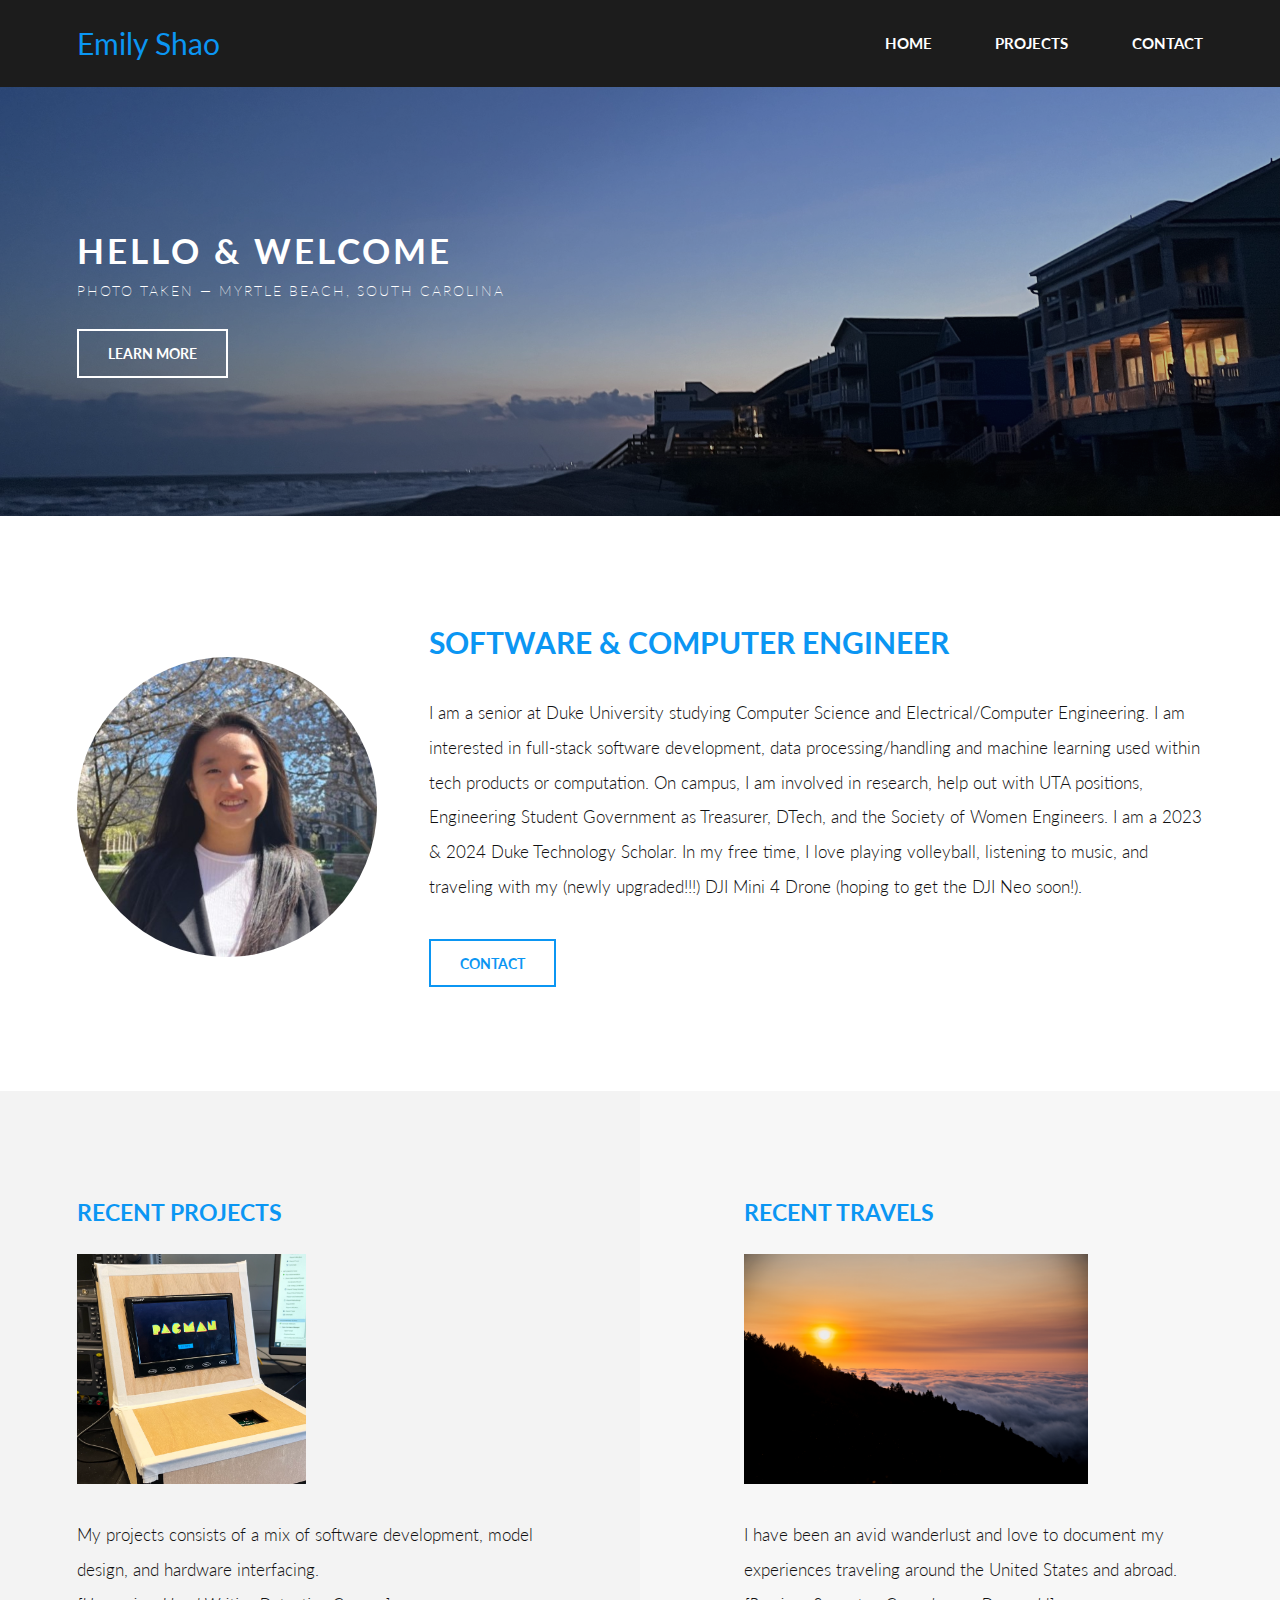
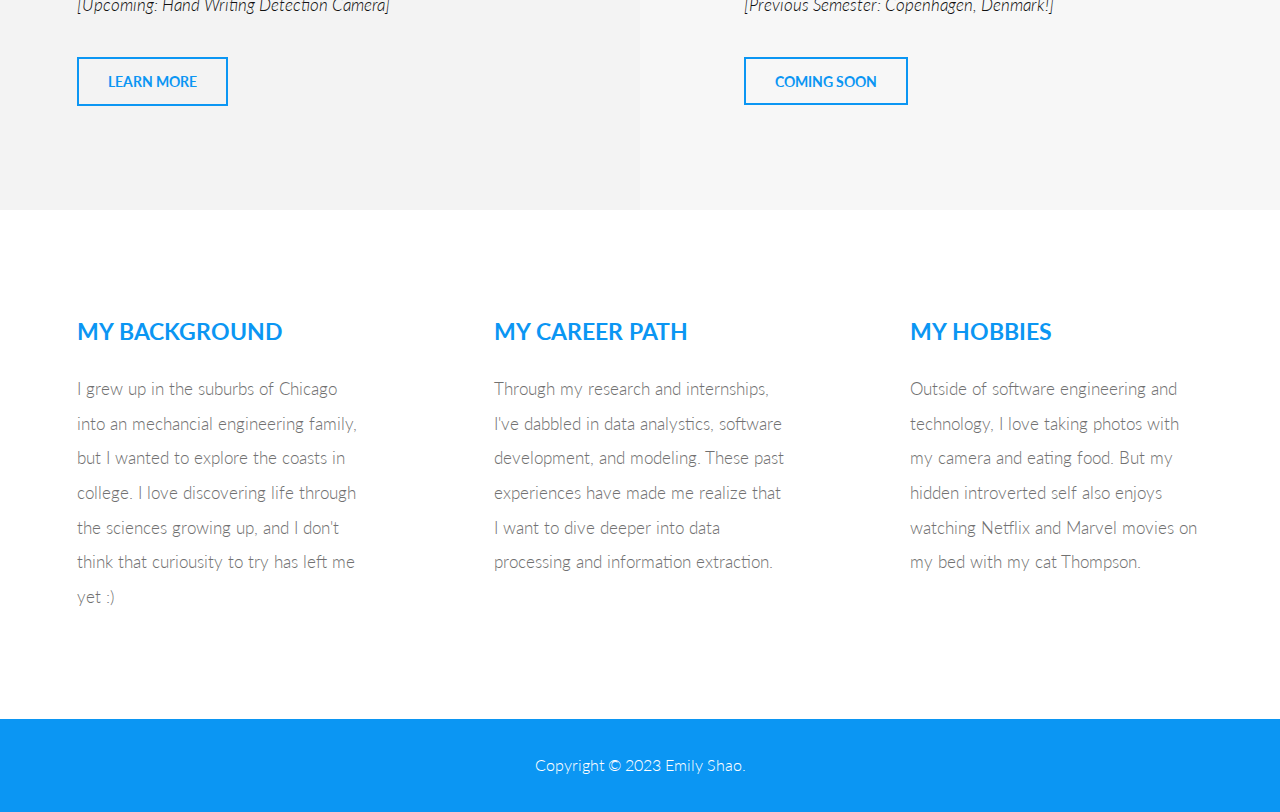
<file: index.html>
<!DOCTYPE HTML>
<!--
	Introspect by TEMPLATED
	templated.co @templatedco
	Released for free under the Creative Commons Attribution 3.0 license (templated.co/license)
-->
<html>
	<head>
		<title>Emily Shao</title>
		<meta charset="utf-8" />
		<meta name="viewport" content="width=device-width, initial-scale=1, user-scalable=no" />
		<link rel="stylesheet" href="assets/css/main.css" />
	</head>
	<body>

		<!-- Header -->
			<header id="header">
				<div class="inner">
					<a href="index.html" class="logo">Emily Shao</a>
					<nav id="nav">
						<a href="index.html">Home</a>
						<a href="projects.html">Projects</a>
						<a href="contacts.html">Contact</a>
					</nav>
				</div>
			</header>
			<a href="#menu" class="navPanelToggle"><span class="fa fa-bars"></span></a>

		<!-- Banner -->
			<section id="banner" style='background-image: url("images/main-background.jpg");'>
				<div class="inner">
					<h1>Hello & Welcome</h1>
					<h2>Photo taken — Myrtle Beach, South Carolina</h2>
					<ul class="actions">
						<li><a href="#one" class="button alt">Learn More</a></li>
					</ul>
				</div>
			</section>

		<!-- One -->
			<section id="one">
				<div class="inner">
					<div class="image-content">
						<img src="images/portraitt.jpg" alt="Headshot" class="right-image">
					</div>
					<div>
						<header>
							<h2>Software & Computer Engineer</h2>
						</header>
						<p>I am a senior at Duke University studying Computer Science and Electrical/Computer Engineering. I am interested in full-stack software development, data processing/handling and machine learning used within tech products or computation. On campus, I am involved in research, help out with UTA positions, Engineering Student Government as Treasurer, DTech, and the Society of Women Engineers. I am a 2023 & 2024 Duke Technology Scholar. In my free time, I love playing volleyball, listening to music, and traveling with my (newly upgraded!!!) DJI Mini 4 Drone (hoping to get the DJI Neo soon!). </p>
						<ul class="actions">
							<li><a href="contacts.html" class="button alt">Contact</a></li>
						</ul>
					</div>
				</div>
			</section>

		<!-- Two -->
			<section id="two">
				<div class="inner">
					<article>
						<div class="content">
							<header>
								<h3>Recent Projects</h3>
							</header>
							<div class="image fit">
								<img src="images/pacman.png" alt="" style="width: 50%;" />
							</div>
							<p>My projects consists of a mix of software development, model design, and hardware interfacing.<br><i>[Upcoming: Hand Writing Detection Camera]</i></p>
							<ul class="actions">
								<li><a href="projects.html" class="button alt">Learn More</a></li>
							</ul>
						</div>
					</article>
					<article class="alt">
						<div class="content">
							<header>
								<h3>Recent Travels</h3>
							</header>
							<div class="image fit">
								<img src="images/mount_tam-19.jpeg" alt="" style="width: 75%;" />
							</div>
							<p>I have been an avid wanderlust and love to document my experiences traveling around the United States and abroad.<br><i>[Previous Semester: Copenhagen, Denmark!]</i></p>
							<ul class="actions">
								<li><a href="#two" class="button alt">Coming Soon</a></li>
							</ul>
						</div>
					</article>
				</div>
			</section>

		<!-- Three -->
			<section id="three">
				<div class="inner">
					<article>
						<div class="content">
							<header>
								<h3>My Background</h3>
							</header>
							<p>I grew up in the suburbs of Chicago into an mechancial engineering family, but I wanted to explore the coasts in college. I love discovering life through the sciences growing up, and I don't think that curiousity to try has left me yet :) </p>
						</div>
					</article>
					<article>
						<div class="content">
							<header>
								<h3>My Career Path</h3>
							</header>
							<p>Through my research and internships, I've dabbled in data analystics, software development, and modeling. These past experiences have made me realize that I want to dive deeper into data processing and information extraction. </p>
						</div>
					</article>
					<article>
					<div class="content">
							<header>
								<h3>My Hobbies</h3>
							</header>
							<p>Outside of software engineering and technology, I love taking photos with my camera and eating food. But my hidden introverted self also enjoys watching Netflix and Marvel movies on my bed with my cat Thompson.</p>
						</div>
					</article>
				</div>
			</section>

		<div class="copyright">
			Copyright © 2023 Emily Shao</a>.
		</div>

		<!-- Scripts -->
			<script src="assets/js/jquery.min.js"></script>
			<script src="assets/js/skel.min.js"></script>
			<script src="assets/js/util.js"></script>
			<script src="assets/js/main.js"></script>

	</body>
</html>
</file>
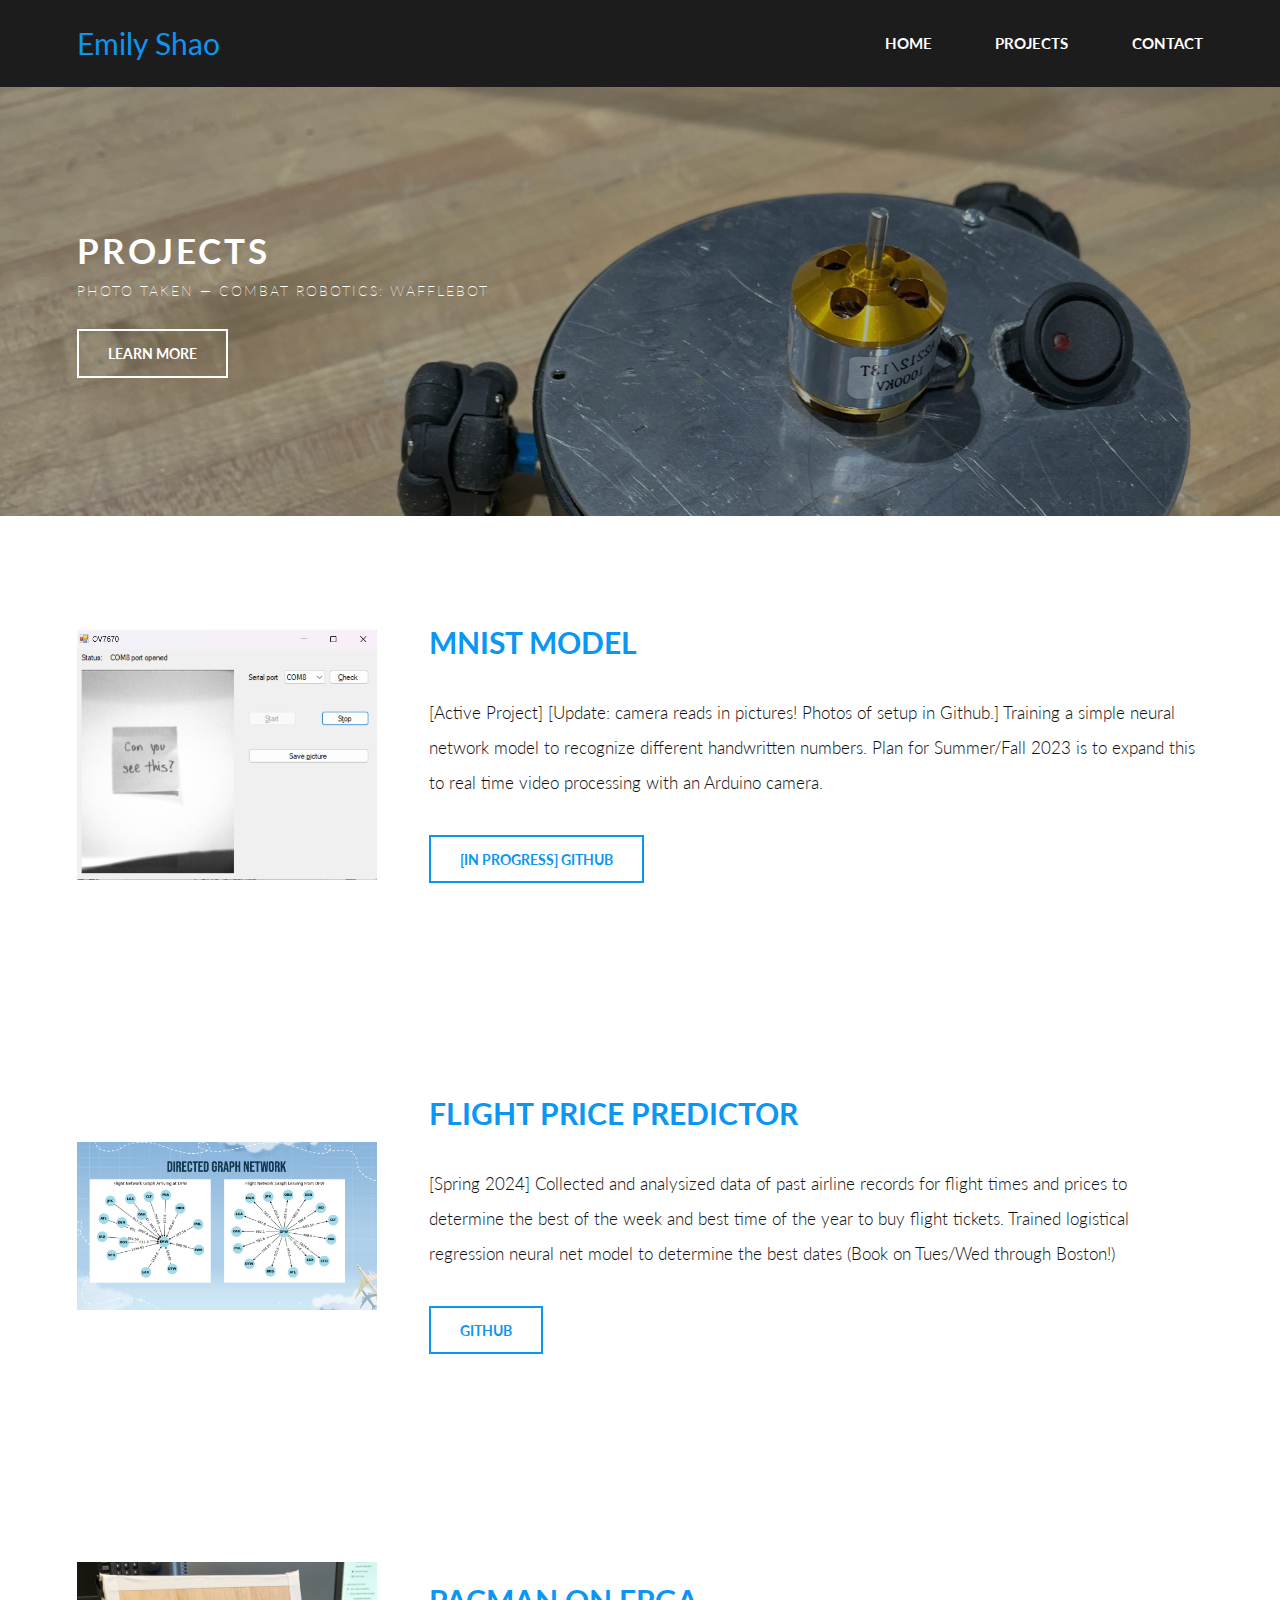
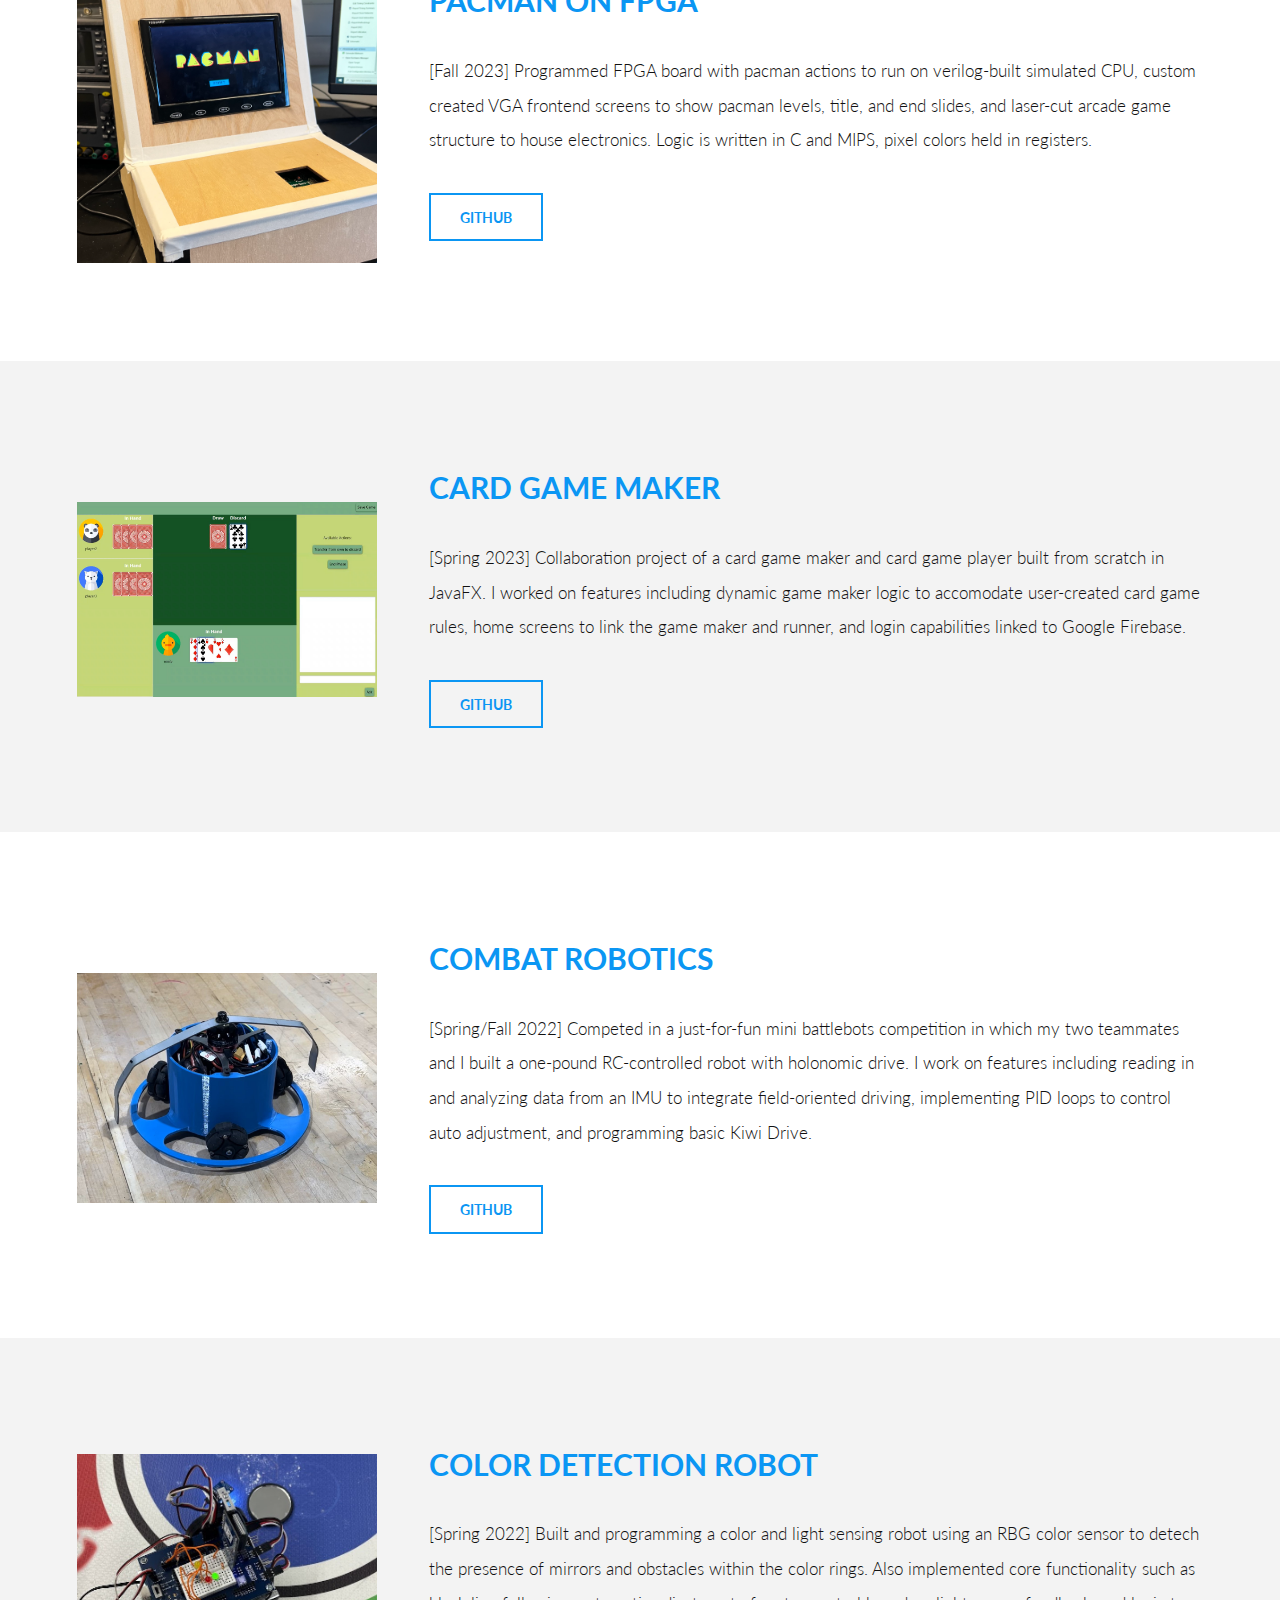
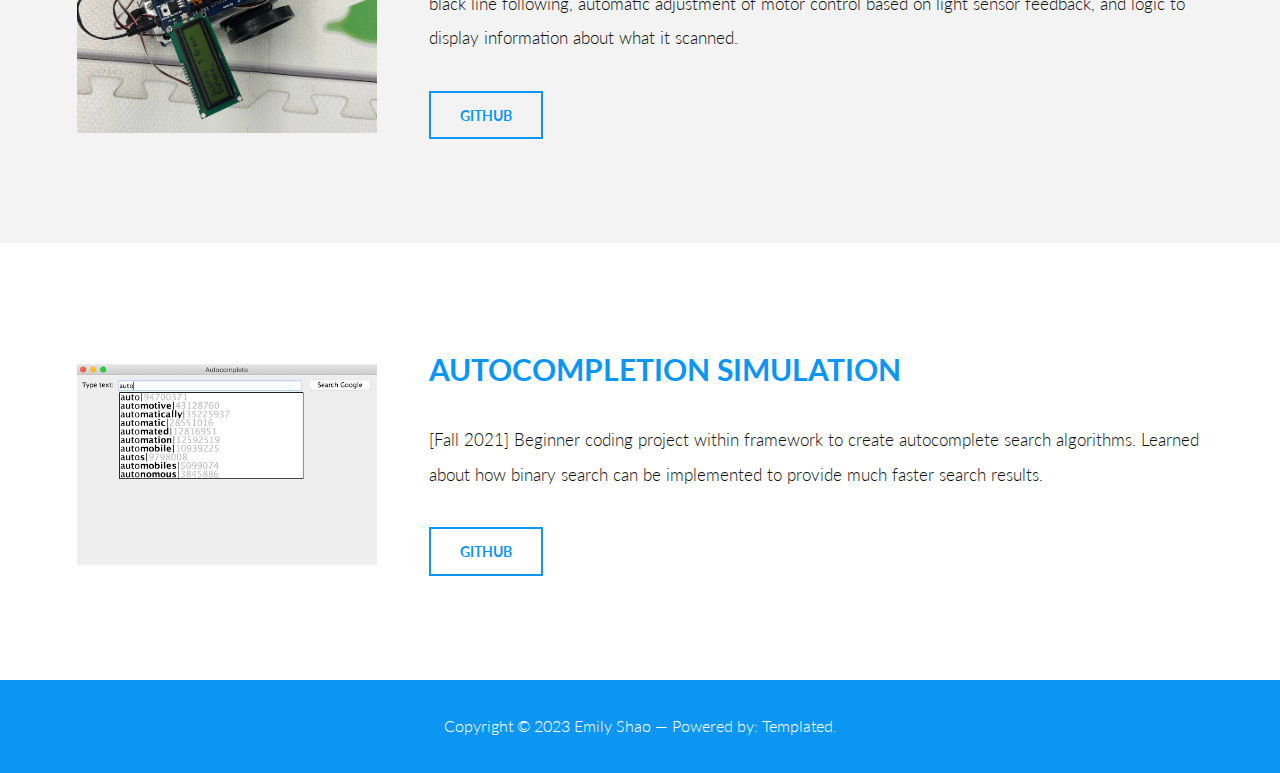
<file: projects.html>
<!DOCTYPE HTML>
<!--
	Introspect by TEMPLATED
	templated.co @templatedco
	Released for free under the Creative Commons Attribution 3.0 license (templated.co/license)
-->
<html>
	<head>
		<title>ES Projects</title>
		<meta charset="utf-8" />
		<meta name="viewport" content="width=device-width, initial-scale=1, user-scalable=no" />
		<link rel="stylesheet" href="assets/css/main.css" />
	</head>
	<body>

		<!-- Header -->
			<header id="header">
				<div class="inner">
					<a href="index.html" class="logo">Emily Shao</a>
					<nav id="nav">
						<a href="index.html">Home</a>
						<a href="projects.html">Projects</a>
						<a href="contacts.html">Contact</a>
					</nav>
				</div>
			</header>
			<a href="#menu" class="navPanelToggle"><span class="fa fa-bars"></span></a>

		<!-- Banner -->
			<section id="banner" style='background-image: url("images/robot-background.jpg");'>
				<div class="inner">
					<h1>Projects</h1>
					<h2>Photo taken — Combat Robotics: WaffleBot</h2>
					<ul class="actions">
						<li><a href="#one" class="button alt">Learn More</a></li>
					</ul>
				</div>
			</section>

		<!-- One -->
			<section id="one">
				<div class="inner">
					<div class="image-content">
						<img src="images/camera-setup.png" alt="Headshot" class="project-image">
					</div>
					<div>
						<header>
							<h2>MNIST Model</h2>
						</header>
						<p>[Active Project] [Update: camera reads in pictures! Photos of setup in Github.] Training a simple neural network model to recognize different handwritten numbers. Plan for Summer/Fall 2023 is to expand this to real time video processing with an Arduino camera.</p>
						<ul class="actions">
							<li><a href="https://github.com/emshao/myModel/tree/main" target="_blank" class="button alt">[In Progress] GitHub</a></li>
						</ul>
					</div>
				</div>
			</section>
			<section id="one">
				<div class="inner">
					<div class="image-content">
						<img src="images/airplanes.png" alt="Headshot" class="project-image">
					</div>
					<div>
						<header>
							<h2>Flight price predictor</h2>
						</header>
						<p>[Spring 2024] Collected and analysized data of past airline records for flight times and prices to determine the best of the week and best time of the year to buy flight tickets. Trained logistical regression neural net model to determine the best dates (Book on Tues/Wed through Boston!)</p>
						<ul class="actions">
							<li><a href="https://github.com/emshao/FlightPricePredictor" target="_blank" class="button alt">GitHub</a></li>
						</ul>
					</div>
				</div>
			</section>
			<section id="one">
				<div class="inner">
					<div class="image-content">
						<img src="images/pacman.png" alt="Headshot" class="project-image">
					</div>
					<div>
						<header>
							<h2>PACMAN on FPGA</h2>
						</header>
						<p>[Fall 2023] Programmed FPGA board with pacman actions to run on verilog-built simulated CPU, custom created VGA frontend screens to show pacman levels, title, and end slides, and laser-cut arcade game structure to house electronics. Logic is written in C and MIPS, pixel colors held in registers.</p>
						<ul class="actions">
							<li><a href="https://github.com/emshao/pacman-fpga" target="_blank" class="button alt">GitHub</a></li>
						</ul>
					</div>
				</div>
			</section>

            <section id="one" style="background-color: #f3f3f3">
				<div class="inner">
					<div class="image-content">
						<img src="images/cardgame.png" alt="Headshot" class="project-image">
					</div>
					<div>
						<header>
							<h2>Card Game Maker</h2>
						</header>
						<p>[Spring 2023] Collaboration project of a card game maker and card game player built from scratch in JavaFX. I worked on features including dynamic game maker logic to accomodate user-created card game rules, home screens to link the game maker and runner, and login capabilities linked to Google Firebase.</p>
						<ul class="actions">
							<li><a href="https://github.com/emshao/card-game-maker/tree/main" target="_blank" class="button alt">GitHub</a></li>
						</ul>
					</div>
				</div>
			</section>
            <section id="one">
				<div class="inner">
					<div class="image-content">
						<img src="images/coro.jpg" alt="Headshot" class="project-image">
					</div>
					<div>
						<header>
							<h2>Combat Robotics</h2>
						</header>
						<p>[Spring/Fall 2022] Competed in a just-for-fun mini battlebots competition in which my two teammates and I built a one-pound RC-controlled robot with holonomic drive. I work on features including reading in and analyzing data from an IMU to integrate field-oriented driving, implementing PID loops to control auto adjustment, and programming basic Kiwi Drive.</p>
						<ul class="actions">
							<li><a href="https://github.com/emshao/combat-robot" target="_blank" class="button alt">GitHub</a></li>
						</ul>
					</div>
				</div>
			</section>
            <section id="one" style="background-color: #f3f3f3">
				<div class="inner">
					<div class="image-content">
						<img src="images/ece110.jpg" alt="Headshot" class="project-image">
					</div>
					<div>
						<header>
							<h2>Color Detection Robot</h2>
						</header>
						<p>[Spring 2022] Built and programming a color and light sensing robot using an RBG color sensor to detech the presence of mirrors and obstacles within the color rings. Also implemented core functionality such as black line following, automatic adjustment of motor control based on light sensor feedback, and logic to display information about what it scanned. </p>
						<ul class="actions">
							<li><a href="#" class="button alt">GitHub</a></li>
						</ul>
					</div>
				</div>
			</section>
			<section id="one">
				<div class="inner">
					<div class="image-content">
						<img src="images/autocomplete.png" alt="Headshot" class="project-image">
					</div>
					<div>
						<header>
							<h2>Autocompletion Simulation</h2>
						</header>
						<p>[Fall 2021] Beginner coding project within framework to create autocomplete search algorithms. Learned about how binary search can be implemented to provide much faster search results.</p>
						<ul class="actions">
							<li><a href="#" class="button alt">GitHub</a></li>
						</ul>
					</div>
				</div>
			</section>

		<div class="copyright">
			Copyright © 2023 Emily Shao — Powered by: <a href="https://templated.co/">Templated</a>.
		</div>

		<!-- Scripts -->
			<script src="assets/js/jquery.min.js"></script>
			<script src="assets/js/skel.min.js"></script>
			<script src="assets/js/util.js"></script>
			<script src="assets/js/main.js"></script>

	</body>
</html>
</file>
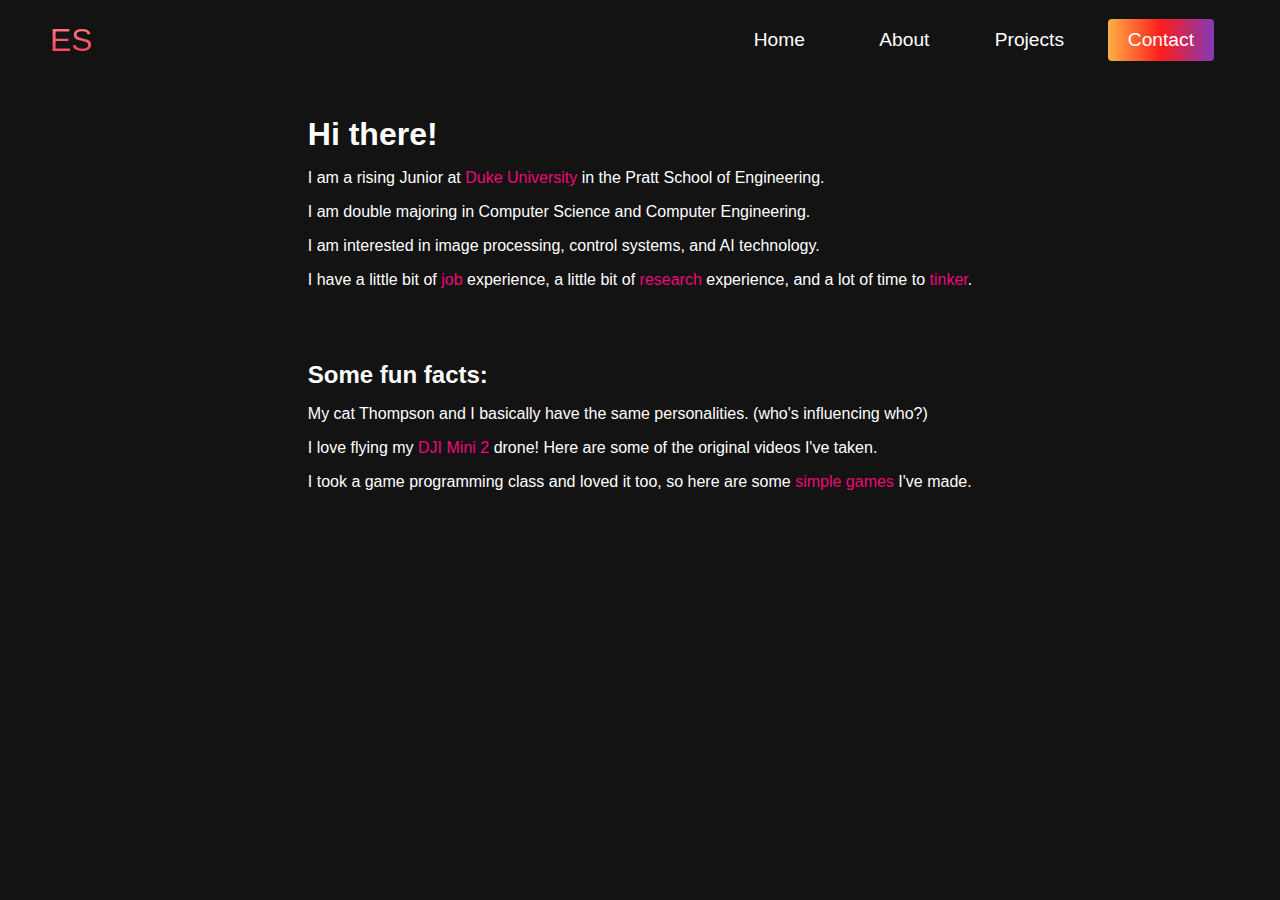
<file: Previous-v1/about.html>
<!DOCTYPE html>
<html lang="en">
<head>
    <meta charset="UTF-8">
    <title>About Me</title>
    <link rel="stylesheet" href="about-style.css" />
    <link rel="stylesheet" href="nav-style.css" />
    <script src="https://code.jquery.com/jquery-1.10.2.js"></script>
</head>


<body>

<!-- Navbar Section -->
<div id="nav-placeholder"></div>

<script>
    $(function(){
        $("#nav-placeholder").load("navbar.html");
    });
</script>





<!-- About Me Section -->
<div class="trial">
    <div class="about-me">
        <div class="normal-about">
            <h1>Hi there!</h1>
            <p>I am a rising Junior at <span style="color: #ee0979">Duke University</span> in the Pratt School of Engineering.</p>
            <p>I am double majoring in Computer Science and Computer Engineering.</p>
            <p>I am interested in image processing, control systems, and AI technology.</p>
            <p>I have a little bit of <span style="color: #ee0979">job</span> experience, a little bit of <span style="color: #ee0979">research</span> experience, and a lot of time to <span style="color: #ee0979">tinker</span>.</p>
        </div>

        <div class="normal-about">
            <h2>Some fun facts:</h2>
            <p>My cat Thompson and I basically have the same personalities. (who's influencing who?)</p>
            <p>I love flying my <span style="color: #ee0979">DJI Mini 2</span> drone! Here are some of the original videos I've taken.</p>
            <p>I took a game programming class and loved it too, so here are some <span style="color: #ee0979">simple games</span> I've made.</p>
        </div>
    </div>
</div>




</body>
</html>
</file>
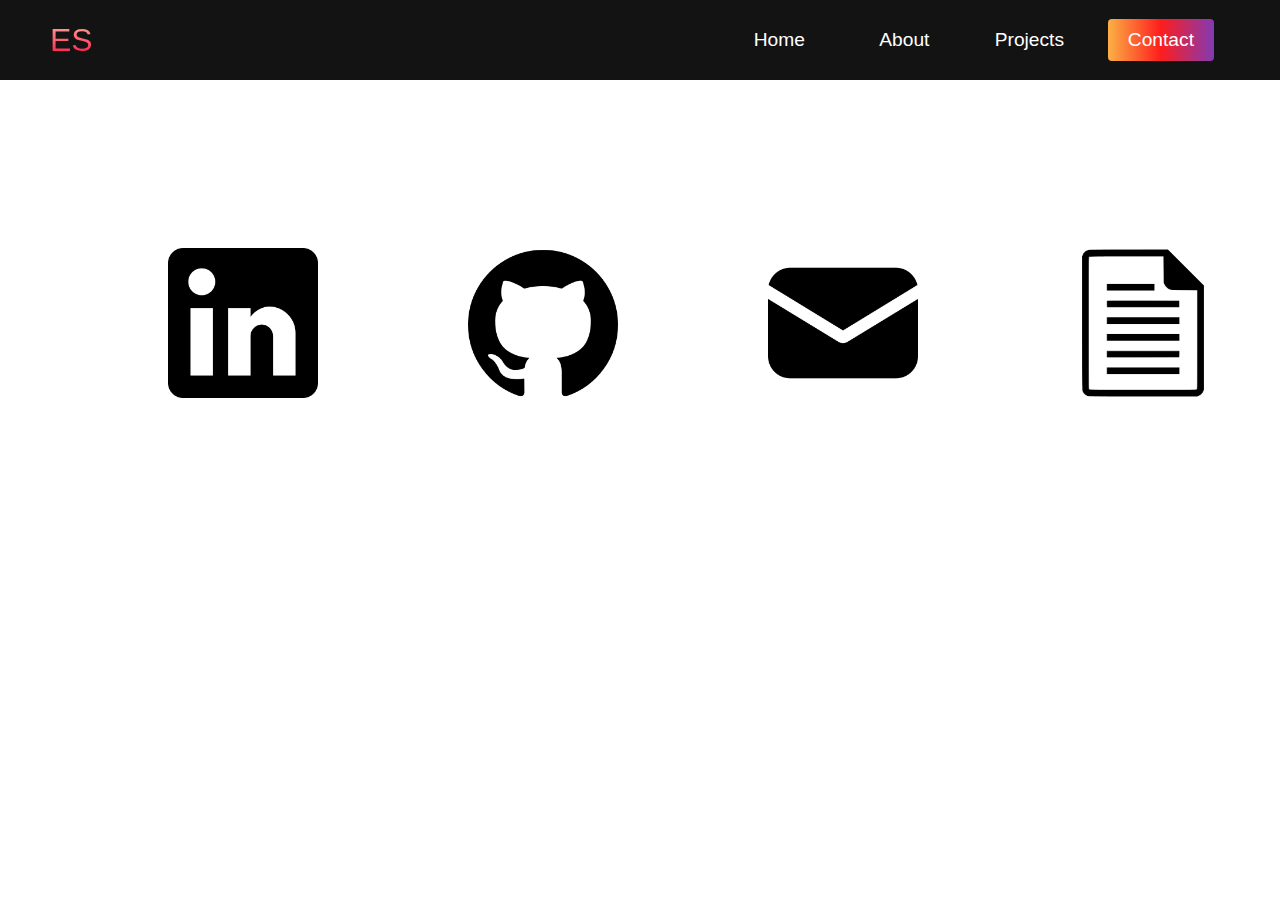
<file: Previous-v1/contacts-old.html>
<!DOCTYPE html>
<html lang="en">
<head>
    <meta charset="UTF-8">
    <title>Contact Me</title>
    <link rel="stylesheet" href="contact-style.css" />
    <link rel="stylesheet" href="nav-style.css" />
    <script src="https://code.jquery.com/jquery-1.10.2.js"></script>
</head>
<body>


<div id="nav-placeholder"></div>

<script>
  $(function(){
    $("#nav-placeholder").load("navbar.html");
  });
</script>


<div class="contact-container">
    <a href=”https://www.linkedin.com/in/eshao12/”><img class="contact-image" src="linkedin.png" alt="linkedin logo"></a>
    <a href=”https://github.com/emshao”><img class="contact-image" src="github.png" alt="github logo"></a>
    <a href=”mailto:emily.shao@duke.edu”><img class="contact-image" src="mail.png" alt="email logo"></a>
    <a href=”ShaoEmily2025.pdf" target="_blank"><img class="contact-image" src="resume.png" alt="resume logo">
</div>


</body>
</html>
</file>
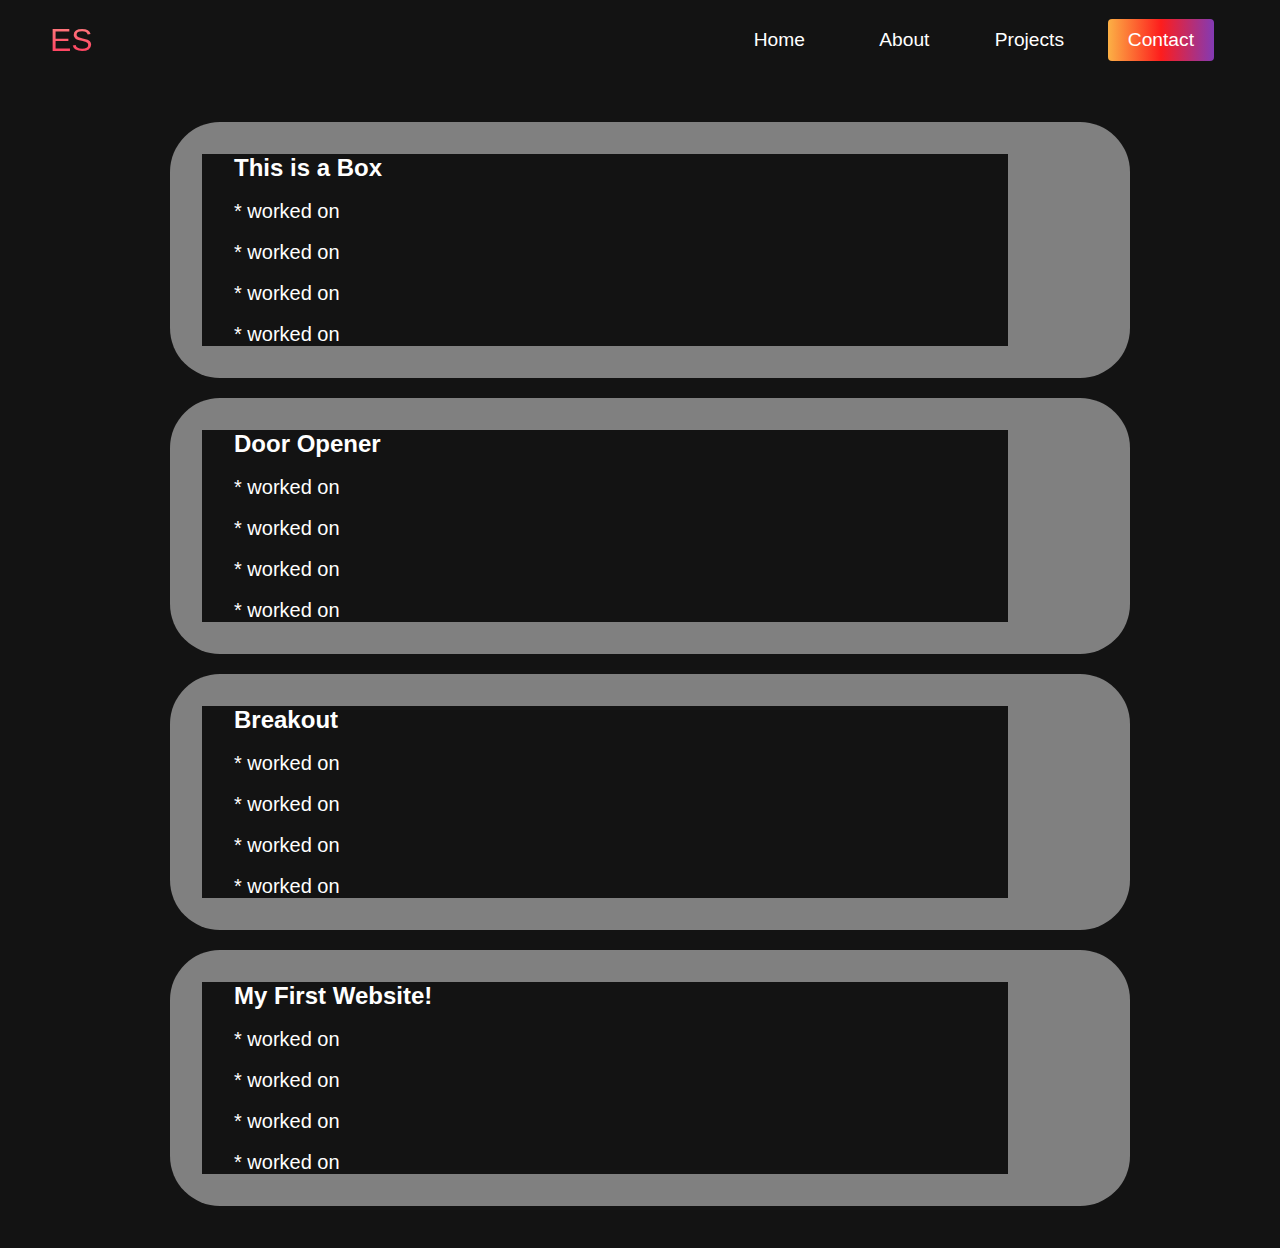
<file: Previous-v1/csprojects.html>
<!DOCTYPE html>
<html lang="en">
<head>
    <meta charset="UTF-8">
    <title>Coding Projects</title>
    <link rel="stylesheet" href="project-style.css" />
    <link rel="stylesheet" href="nav-style.css" />
    <script src="https://code.jquery.com/jquery-1.10.2.js"></script>
</head>
<body>

<div id="nav-placeholder"></div>

<script>
    $(function(){
        $("#nav-placeholder").load("navbar.html");
    });
</script>


<div class="jobs" id="jobs">
    <div class="jobs-container">
        <div class="job-card">
            <div class="job-info">
                <h2>This is a Box</h2>
                <p>* worked on </p>
                <p>* worked on </p>
                <p>* worked on </p>
                <p>* worked on </p>
            </div>
        </div>
        <div class="job-card">
            <div class="job-info">
                <h2>Door Opener</h2>
                <p>* worked on </p>
                <p>* worked on </p>
                <p>* worked on </p>
                <p>* worked on </p>
            </div>
        </div>
        <div class="job-card">
            <div class="job-info">
                <h2>Breakout</h2>
                <p>* worked on </p>
                <p>* worked on </p>
                <p>* worked on </p>
                <p>* worked on </p>
            </div>
        </div>
        <div class="job-card">
            <div class="job-info">
                <h2>My First Website!</h2>
                <p>* worked on </p>
                <p>* worked on </p>
                <p>* worked on </p>
                <p>* worked on </p>
            </div>
        </div>
    </div>
</div>



</body>
</html>
</file>
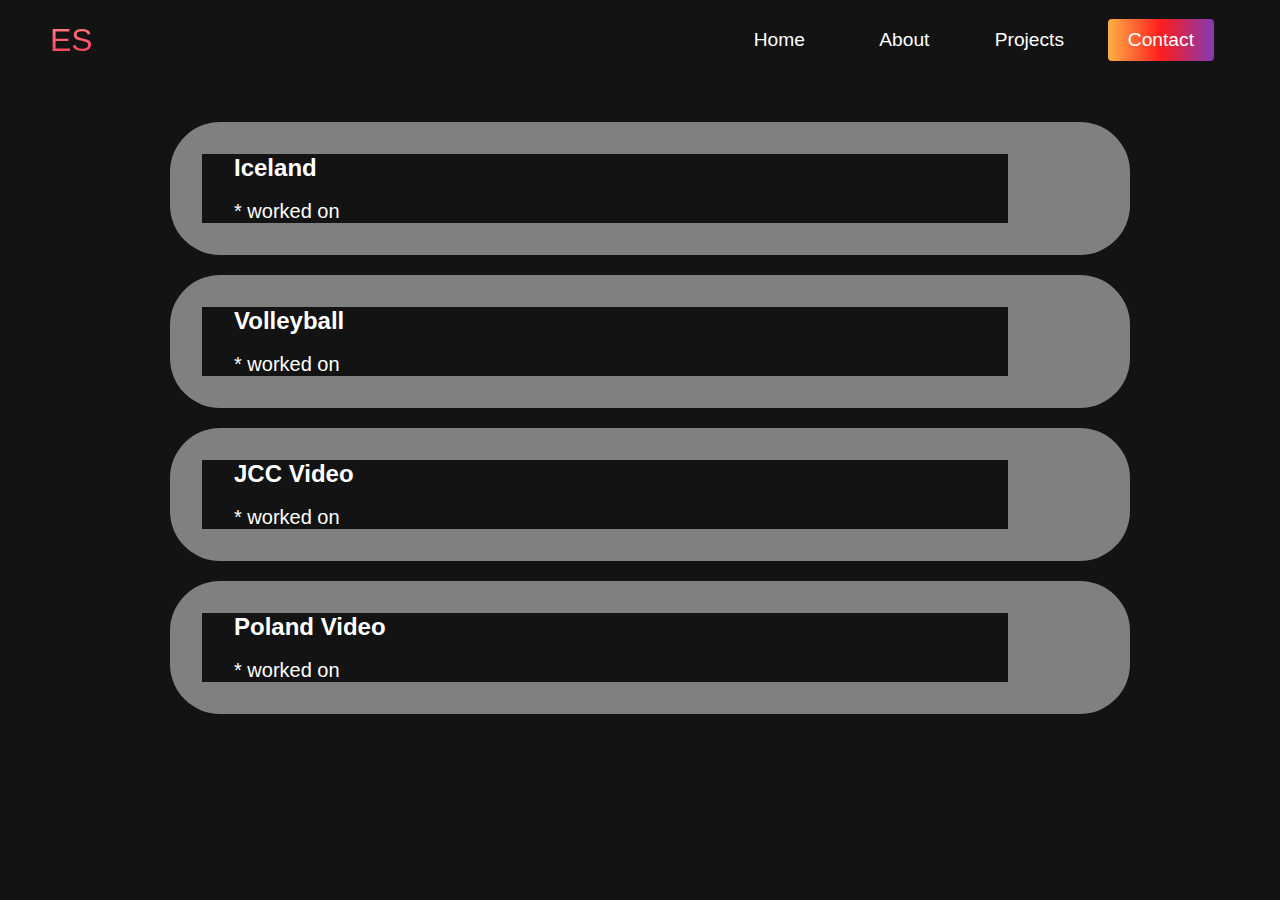
<file: Previous-v1/funprojects.html>
<!DOCTYPE html>
<html lang="en">
<head>
    <meta charset="UTF-8">
    <title>Fun Projects</title>
    <link rel="stylesheet" href="project-style.css" />
    <link rel="stylesheet" href="nav-style.css" />
    <script src="https://code.jquery.com/jquery-1.10.2.js"></script>
</head>
<body>

<div id="nav-placeholder"></div>

<script>
    $(function(){
        $("#nav-placeholder").load("navbar.html");
    });
</script>

<div class="jobs" id="jobs">
    <div class="jobs-container">
        <div class="job-card">
            <div class="job-info">
                <h2>Iceland</h2>
                <p>* worked on </p>
            </div>
        </div>
        <div class="job-card">
            <div class="job-info">
                <h2>Volleyball</h2>
                <p>* worked on </p>
            </div>
        </div>
        <div class="job-card">
            <div class="job-info">
                <h2>JCC Video</h2>
                <p>* worked on </p>
            </div>
        </div>
        <div class="job-card">
            <div class="job-info">
                <h2>Poland Video</h2>
                <p>* worked on </p>
            </div>
        </div>
    </div>
</div>


</body>
</html>
</file>
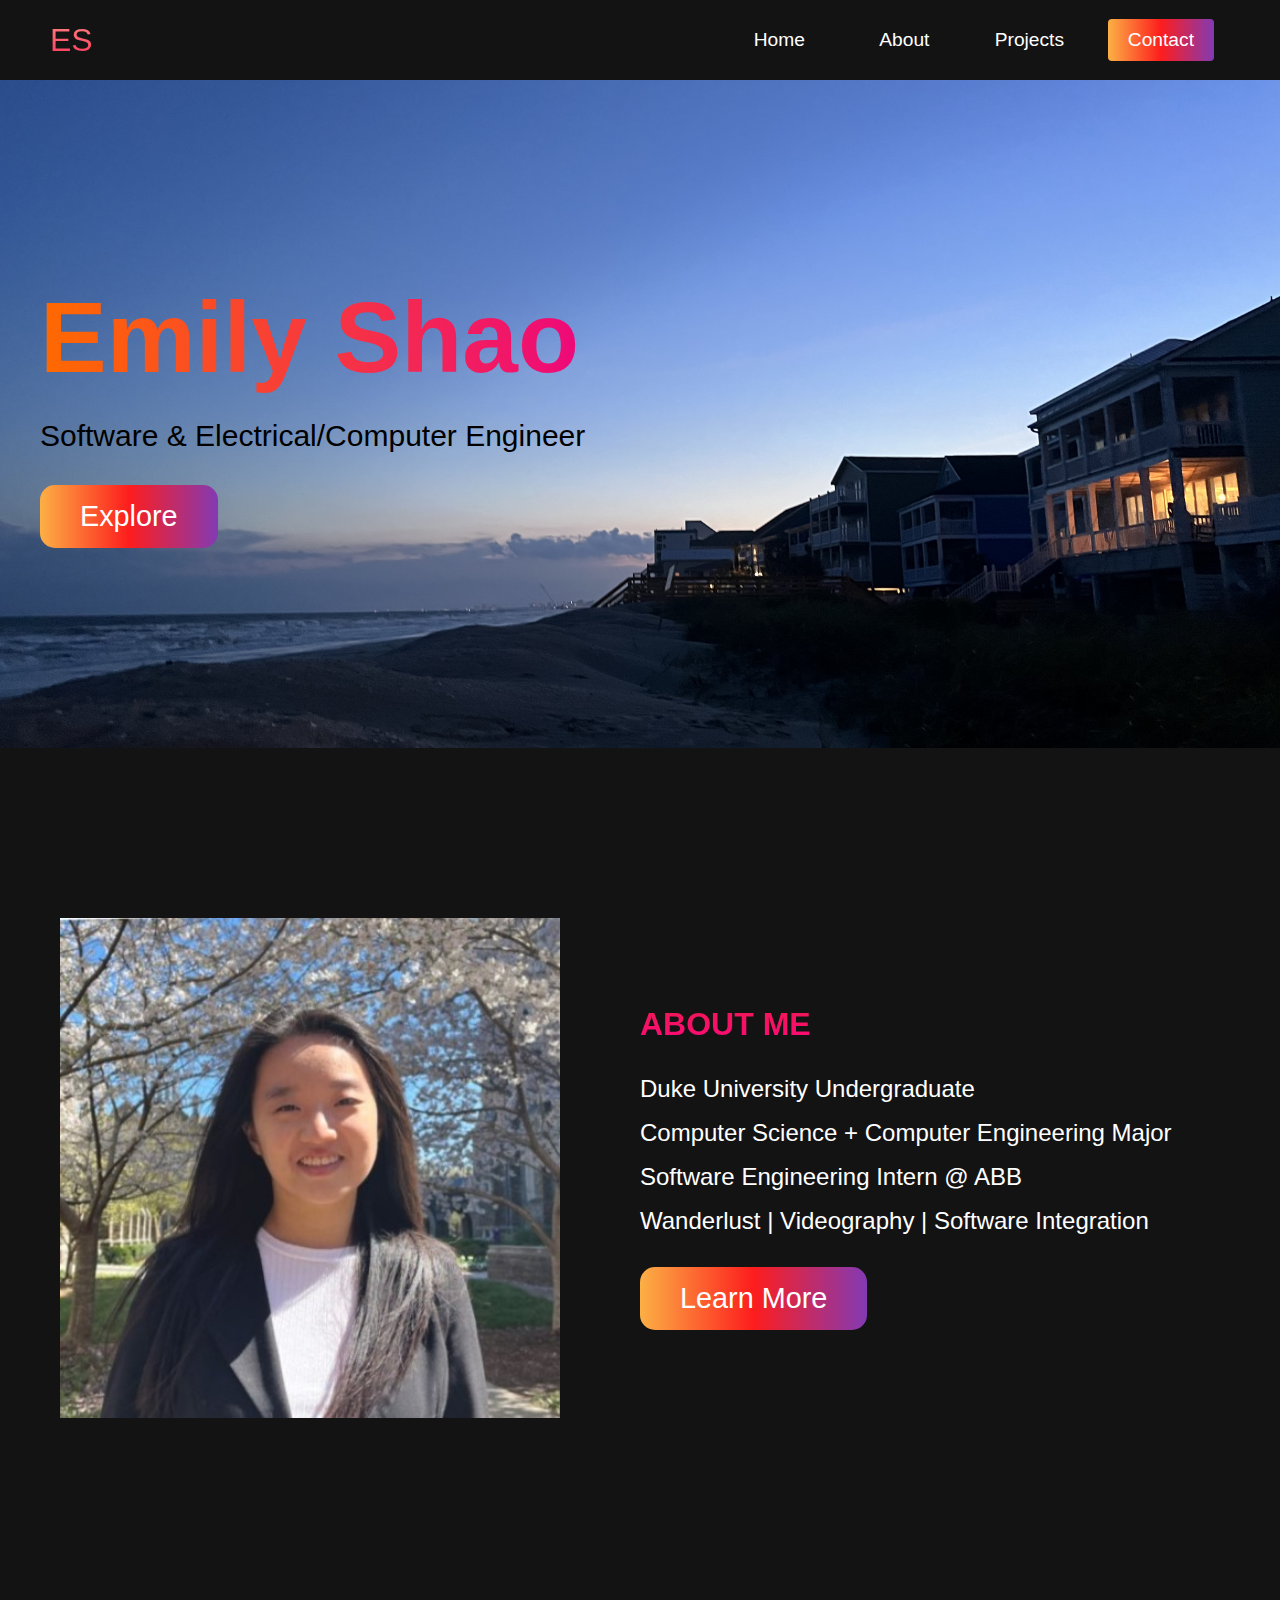
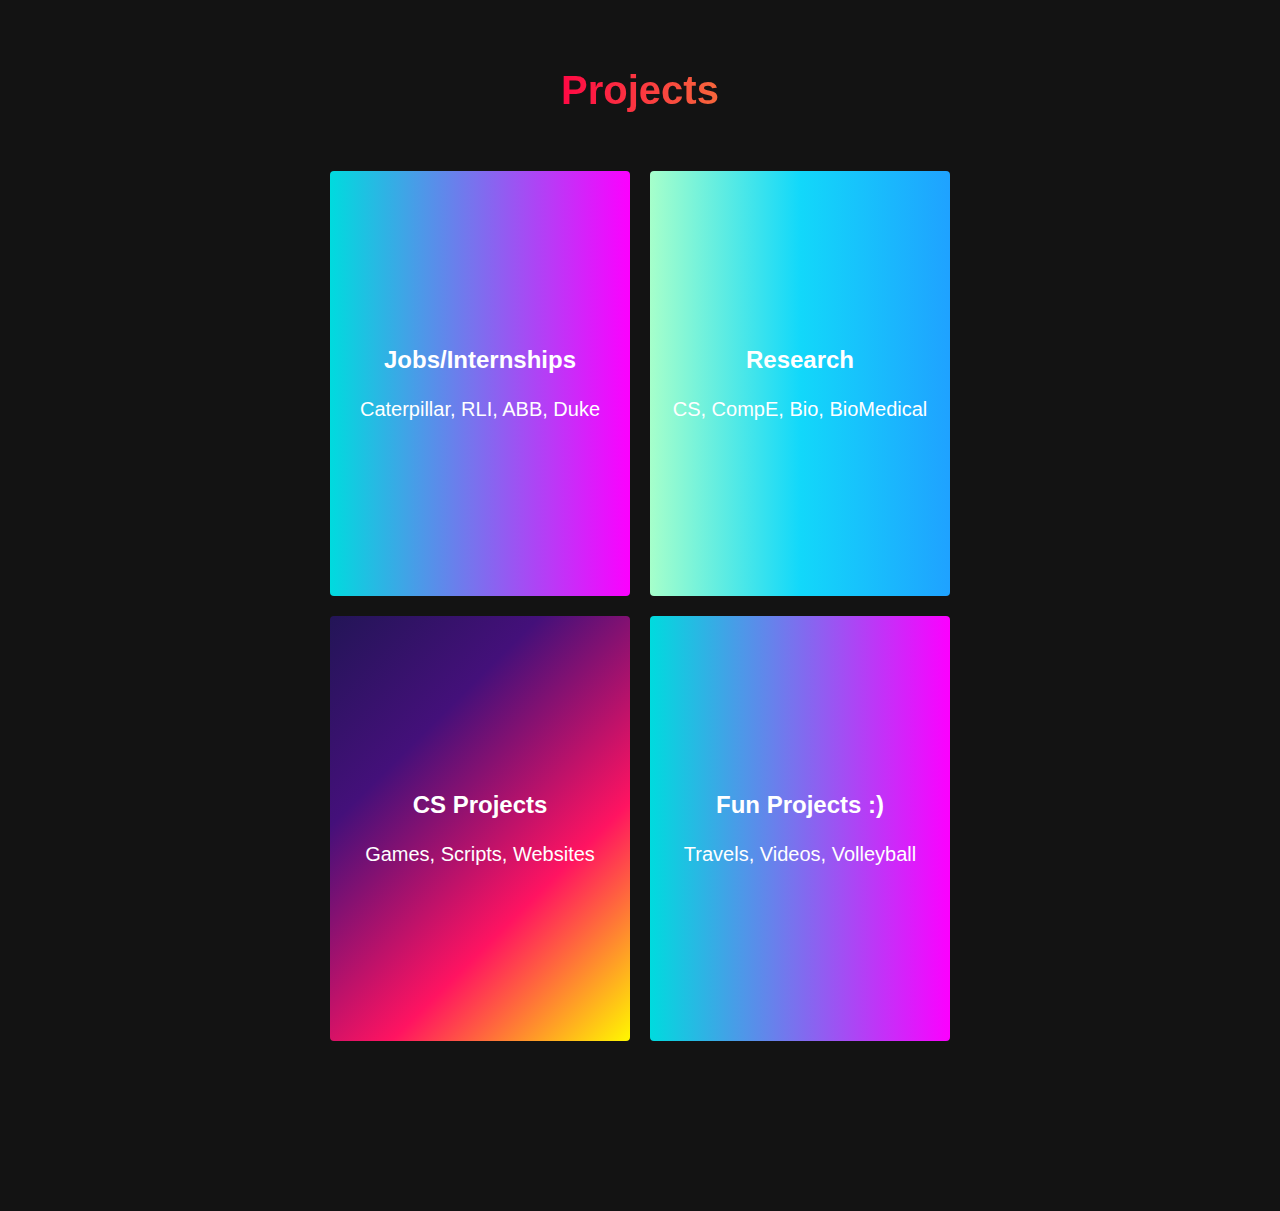
<file: Previous-v1/index-old.html>
<!DOCTYPE html>
<html lang="en">
<head>
    <!--Adapted from briancodex youtube video-->
    <meta charset="UTF-8" />
    <meta name="viewport" content="width=device-width, initial-scale=1.0" />
    <title>Emily Shao</title>
    <link rel="stylesheet" href="nav-style.css" />
    <link rel="stylesheet" href="website-style.css" />
</head>
<body>





<!-- Navbar Section -->
<nav class="navbar">
    <div class="navbar-container">
        <a href="#" id="navbar-logo">ES</a>
        <div class="navbar-icon" id="mobile-menu">
            <span class="bar"></span>
            <span class="bar"></span>
            <span class="bar"></span>
        </div>
        <ul class="navbar-menu">
            <li class="navbar-item">
                <a href="#" class="navbar-link" id="home-page">Home</a>
            </li>
            <li class="navbar-item">
                <a href="#about" class="navbar-link" id="about-page">About</a>
            </li>
            <li class="navbar-item">
                <a href="#projects" class="navbar-link" id="projects-page">Projects</a>
            </li>
            <li class="navbar-button">
                <a href="contacts.html" class="button" id="contact">Contact</a>
            </li>
        </ul>
    </div>
</nav>







<!-- Front Page Section -->
<div class="front" id="home">
    <div class="front-container">
        <div class="front-content">
            <h1 class="front-heading"><span>Emily Shao</span></h1>
            <p class="front-description">Software & Electrical/Computer Engineer</p>
            <button class="more-button"><a href="#about">Explore</a></button>
        </div>
    </div>
</div>









<!-- About Section -->
<div class="second" id="about">
    <div class="about-container">
        <div class="headshot-container">
            <div class="headshot-card">
                <i class="fas fa-layer-group"></i>
                <img src="portraitt.jpg" alt="Portrait Photo">
            </div>
        </div>
        <div class="about-content">
            <h1>About Me</h1>
            <p>Duke University Undergraduate</p>
            <p>Computer Science + Computer Engineering Major</p>
            <p>Software Engineering Intern @ ABB</p>
            <p>Wanderlust | Videography | Software Integration </p>
            <button class="more-button"><a href="about.html">Learn More</a></button>
        </div>
    </div>
</div>










<!-- Projects Section -->
<div class="projects" id="projects">
    <h1>Projects</h1>
    <div class="projects-container">
        <div class="projects-card">
            <h2>Jobs/Internships</h2>
            <p>Caterpillar, RLI, ABB, Duke</p>
<!--            <div class="projects-button">-->
<!--                <button><a href="internships.html">More</a></button>-->
<!--            </div>-->
        </div>
        <div class="projects-card">
            <h2>Research</h2>
            <p>CS, CompE, Bio, BioMedical</p>
<!--            <div class="projects-button">-->
<!--                <button><a href="research.html">More</a></button>-->
<!--            </div>-->
        </div>
        <div class="projects-card">
            <h2>CS Projects</h2>
            <p>Games, Scripts, Websites</p>
<!--            <div class="projects-button">-->
<!--                <button><a href="csprojects.html">More</a></button>-->
<!--            </div>-->
        </div>
        <div class="projects-card">
            <h2>Fun Projects :)</h2>
            <p>Travels, Videos, Volleyball</p>
<!--            <div class="projects-button">-->
<!--                <button><a href="funprojects.html">More</a></button>-->
<!--            </div>-->
        </div>
    </div>
</div>






<script src="app.js"></script>
</body>
</html>
</file>
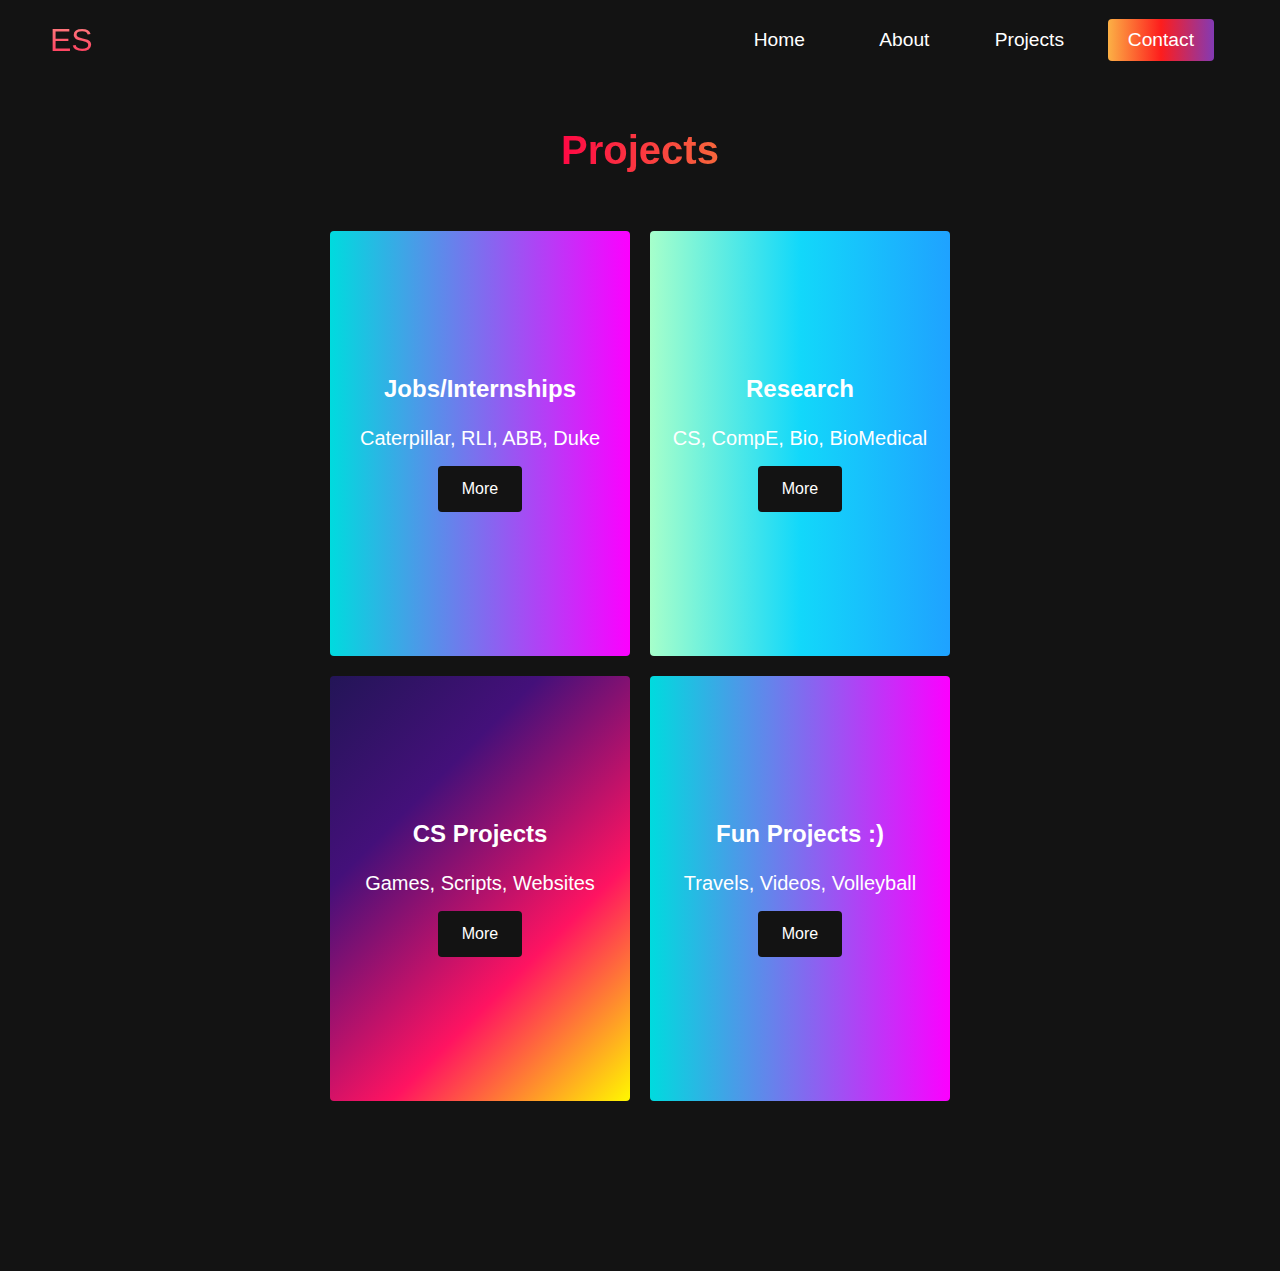
<file: Previous-v1/projects-old.html>
<!DOCTYPE html>
<html lang="en">
<head>
    <meta charset="UTF-8">
    <title>Projects</title>
    <link rel="stylesheet" href="website-style.css" />
    <link rel="stylesheet" href="nav-style.css" />
    <script src="https://code.jquery.com/jquery-1.10.2.js"></script>
</head>
<body>

<div id="nav-placeholder"></div>

<script>
  $(function(){
    $("#nav-placeholder").load("navbar.html");
  });
</script>


<!-- Projects Section -->
<div class="projects" id="projects" style="padding: 3rem 0 10rem 0;">
    <h1>Projects</h1>
    <div class="projects-container">
        <div class="projects-card">
            <h2>Jobs/Internships</h2>
            <p>Caterpillar, RLI, ABB, Duke</p>
            <div class="projects-button">
                <button><a href="internships.html">More</a></button>
            </div>
        </div>
        <div class="projects-card">
            <h2>Research</h2>
            <p>CS, CompE, Bio, BioMedical</p>
            <div class="projects-button">
                <button><a href="research.html">More</a></button>
            </div>
        </div>
        <div class="projects-card">
            <h2>CS Projects</h2>
            <p>Games, Scripts, Websites</p>
            <div class="projects-button">
                <button><a href="csprojects.html">More</a></button>
            </div>
        </div>
        <div class="projects-card">
            <h2>Fun Projects :)</h2>
            <p>Travels, Videos, Volleyball</p>
            <div class="projects-button">
                <button><a href="funprojects.html">More</a></button>
            </div>
        </div>
    </div>
</div>

</body>
</html>
</file>
<file: Previous-v1/about-style.css>
* {
    box-sizing: border-box;
    margin: 0;
    padding: 0;
    font-family: 'Montserrat', sans-serif;
    scroll-behavior: smooth;
    color: white;
    background: #131313;
}

.trial {
    display: flex;
    flex-direction: column;
    justify-content: center;
    align-items: center;
    background: #131313;
}

.about-me {
    display: grid;
    grid-template-columns: 1fr;
    grid-template-rows: 1fr 1fr;
    justify-content: center;
}


.normal-about {
    background: #131313;
    margin: 20px;
    padding: 1rem 7rem;
}

.normal-about h2 {
    font-size: 2rem;
    margin-bottom: 15px;
}

.normal-about h2 {
    font-size: 1.5rem;
    margin-bottom: 15px;
}

.normal-about p {
    margin-top: 1rem;
    font-size: 1rem;
    font-weight: 500;
}

.highlight {
    color: dodgerblue;
}
</file>
<file: Previous-v1/nav-style.css>
/* Navbar section */
.navbar {
    background: #131313;
    height: 80px;
    display: flex;
    justify-content: center;
    align-items: center;
    font-size: 1.2rem;
    position: sticky;
    top: 0;
    z-index: 999;
}

.navbar-container {
    display: flex;
    justify-content: space-between;
    height: 80px;
    z-index: 1;
    width: 100%;
    max-width: 1300px;
    margin: 0 auto;
    padding: 0 50px;
}

#navbar-logo {
    background-color: #ff8177;
    background-image: linear-gradient(to top, #ff0844 0%, #ffb199 100%);
    background-size: 100%;
    -webkit-background-clip: text;
    -moz-background-clip: text;
    -webkit-text-fill-color: transparent;
    -moz-text-fill-color: transparent;
    display: flex;
    align-items: center;
    cursor: pointer;
    text-decoration: none;
    font-size: 2rem;
}

.navbar-menu {
    display: flex;
    align-items: center;
    list-style: none;
}

.navbar-item {
    height: 80px;
}

.navbar-link {
    color: #fff;
    display: flex;
    align-items: center;
    justify-content: center;
    width: 125px;
    text-decoration: none;
    height: 100%;
    transition: all 0.3s ease;
}

.navbar-button {
    display: flex;
    justify-content: center;
    align-items: center;
    padding: 0 1rem;
    width: 100%;
}

.button {
    display: flex;
    justify-content: center;
    align-items: center;
    text-decoration: none;
    padding: 10px 20px;
    height: 100%;
    width: 100%;
    border: none;
    outline: none;
    border-radius: 4px;
    background: #833ab4;
    background: -webkit-linear-gradient(to right, #fcb045, #fd1d1d, #833ab4);
    background: linear-gradient(to right, #fcb045, #fd1d1d, #833ab4);
    color: #fff;
    transition: all 0.3s ease;
}

.navbar-link:hover {
    color: #9518fc;
    transition: all 0.3s ease;
}

@media screen and (max-width: 960px) {
    .navbar-container {
        display: flex;
        justify-content: space-between;
        height: 80px;
        z-index: 1;
        width: 100%;
        max-width: 1300px;
        padding: 0;
    }

    .navbar-menu {
        display: grid;
        grid-template-columns: auto;
        margin: 0;
        width: 100%;
        position: absolute;
        top: -1000px;
        opacity: 1;
        transition: all 0.5s ease;
        z-index: -1;
    }

    .navbar-menu.active {
        background: #131313;
        top: 100%;
        opacity: 1;
        transition: all 0.5s ease;
        z-index: 99;
        height: 60vh;
        font-size: 1.6rem;
    }

    #navbar-logo {
        padding-left: 25px;
    }

    .navbar-icon .bar {
        width: 25px;
        height: 3px;
        margin: 5px auto;
        transition: all 0.3s ease-in-out;
        background: #fff;
    }

    .navbar-item {
        width: 100%;
    }

    .navbar-link {
        text-align: center;
        padding: 2rem;
        width: 100%;
        display: table;
    }

    .navbar-button {
        padding-bottom: 2rem;
    }

    .button {
        display: flex;
        justify-content: center;
        align-items: center;
        width: 80%;
        height: 80px;
        margin: 0;
    }

    #mobile-menu {
        position: absolute;
        top: 20%;
        right: 5%;
        transform: translate(5%, 20%);
    }

    .navbar-icon .bar {
        display: block;
        cursor: pointer;
    }

    #mobile-menu.is-active .bar:nth-child(2) {
        opacity: 0;
    }

    #mobile-menu.is-active .bar:nth-child(1) {
        transform: translateY(8px) rotate(45deg);
    }

    #mobile-menu.is-active .bar:nth-child(3) {
        transform: translateY(-8px) rotate(-45deg);
    }
}
</file>
<file: Previous-v1/contact-style.css>
* {
    box-sizing: border-box;
    margin: 0;
    padding: 0;
    font-family: 'Montserrat', sans-serif;
    scroll-behavior: smooth;
    color: white;
    align-items: center;
    justify-content: center;
}


.contact-container {
    display: grid;
    grid-template-columns: 1fr 1fr 1fr 1fr;
    grid-template-rows: 1fr;
    align-items: center;
    justify-content: center;
    max-width: 1300px;
    margin: 8rem;
    padding: 2.5rem;
    width: 100%;
}

.contact-image {
    width: 150px;
    height: 150px;
}
</file>
<file: Previous-v1/project-style.css>
* {
    box-sizing: border-box;
    margin: 0;
    padding: 0;
    font-family: 'Montserrat', sans-serif;
    scroll-behavior: smooth;
    color: white;
    background: #131313;
}

.jobs {
    background: #131313;
    display: flex;
    flex-direction: column;
    justify-content: center;
    align-items: left;
    height: 100%;
    padding: 2rem 10rem;
}

.jobs-container {
    display: grid;
    grid-template-columns: 1fr;
    grid-template-rows: 1fr 1fr 1fr 1fr;
}

.job-card {
    margin: 10px;
    width: 100%;
    border-radius: 4px;
    display: flex;
    flex-direction: row;
    justify-content: left;
    color: #fff;
    background: gray;
    border-radius: 50px;
    transition: 0.3s ease-in;
    padding: 2rem;
}

.company-logo {
    width: 10%;
    border-radius: 4px 4px 0 0;
    diplay: flex;
    flex-direction: row;
    justify-content: center;
    border: 1px solid black;
}

.job-info {
    width: 90%;
    display: flex;
    flex-direction: column;
    justify-content: center;
    align-items: left;
    padding-left: 2rem;
}


.job-card h2 {
    text-align: left;
}

.job-card p {
    text-align: left;
    margin-top: 18px;
    font-size: 20px;
}


.job-card button:hover {
    cursor: pointer;
}

.job-card:hover {
    transform: scale(1.03);
    transition: 0.1s ease-in;
}
</file>
<file: Previous-v1/website-style.css>
* {
    box-sizing: border-box;
    margin: 0;
    padding: 0;
    font-family: 'Montserrat', sans-serif;
    scroll-behavior: smooth;
}

/* Adapted from briancodex youtube video */

/* Main Front Section */
.front {
    background-image: url("main-background.jpg");
    background-size: cover;
    background-position: center center;
    padding: 10rem 0;
}

.front-container {
    display: grid;
    grid-template-columns: 1fr 1fr;
    align-items: center;
    justify-content: center;
    max-width: 1300px;
    margin: 0 auto;
    height: 90%;
    text-align: left;
    padding: 2.5rem;
    width: 100%;
    z-index: 0;
}

.front-heading {
    font-size: 100px;
    margin-bottom: 24px;
    color: #fff;
}

.front-heading span {
    background: #ee0979; /* fallback for old browsers */
    background: -webkit-linear-gradient(
            to right,
            #ff6a00,
            #ee0979
    ); /* Chrome 10-25, Safari 5.1-6 */
    background: linear-gradient(
            to right,
            #ff6a00,
            #ee0979
    ); /* W3C, IE 10+/ Edge, Firefox 16+, Chrome 26+, Opera 12+, Safari 7+ */
    background-size: 100%;
    -webkit-background-clip: text;
    -moz-background-clip: text;
    -webkit-text-fill-color: transparent;
    -mo-text-fill-color: transparent;
}

.front-description {
    font-size: 30px;
    color: #000;
}

.highlight {
    border-bottom: 4px solid rgb(132, 0, 255);
}

@media screen and (max-width: 768px) {
    .front-heading {
        font-size: 60px;
    }

    .front-description {
        font-size: 40px;
    }
}



.more-button {
    font-size: 1.8rem;
    background: #833ab4;
    background: -webkit-linear-gradient(to right, #fcb045, #fd1d1d, #833ab4);
    background: linear-gradient(to right, #fcb045, #fd1d1d, #833ab4);
    padding: 15px 40px;
    border: none;
    border-radius: 15px;
    margin-top: 2rem;
    cursor: pointer;
    position: relative;
    transition: all 0.35s;
    outline: none;
}

.more-button a {
    position: relative;
    z-index: 2;
    color: #fff;
    text-decoration: none;
}

.more-button:after {
    position: absolute;
    content: '';
    top: 0;
    left: 0;
    width: 0;
    height: 100%;
    background: #ff1ead;
    transition: all 0.35s;
    border-radius: 4px;
}

.more-button:hover {
    color: #fff;
}

.more-button:hover:after {
    width: 100%;
}










/* About Section */
.second {
    background-color: #131313;
    padding: 10rem 0;
}

.about-container {
    display: grid;
    grid-template-columns: 1fr 1fr;
    align-items: center;
    justify-content: center;
    margin: 0 auto;
    height: 90%;
    z-index: 1;
    width: 100%;
    max-width: 1300px;
    padding: 0 50px;
}

.about-content {
    color: #fff;
    width: 100%;
}

.about-content h1 {
    font-size: 2rem;
    background-color: #fe3b6f;
    background-image: linear-gradient(to top, #ff087b 0%, #ed1a52 100%);
    background-size: 100%;
    -webkit-background-clip: text;
    -moz-background-clip: text;
    -webkit-text-fill-color: transparent;
    -moz-text-fill-color: transparent;
    text-transform: uppercase;
    margin-bottom: 32px;
}

.about-content p {
    margin-top: 1rem;
    font-size: 1.5rem;
    font-weight: 500;
}

.headshot-container {
    text-align: center;
}

.headshot-card {
    margin: 10px;
    height: 500px;
    width: 500px;
    border-radius: 4px;
    display: flex;
    flex-direction: column;
    justify-content: center;
    color: #fff;
    background-image: linear-gradient(to right, #00dbde 0%, #fc00ff 100%);
}

.fa-layer-group,
.fa-users {
    font-size: 14rem;
}

#card-2 {
    background: #ff512f;
    background: -webkit-linear-gradient(to right, #dd2476, #ff512f);
    background: linear-gradient(to right, #dd2476, #ff512f);
}

/* Mobile Responsive */
@media screen and (max-width: 1100px) {
    .about-container {
        display: grid;
        grid-template-columns: 1fr;
        align-items: center;
        justify-content: center;
        width: 100%;
        margin: 0 auto;
        height: 90%;
    }

    .headshot-container {
        display: flex;
        justify-content: center;
    }

    .headshot-card {
        height: 425px;
        width: 425px;
    }

    .about-content {
        text-align: center;
        margin-bottom: 4rem;
    }

    .about-content h1 {
        font-size: 2.5rem;
        margin-top: 2rem;
    }

    .about-content h2 {
        font-size: 3rem;
    }

    .about-content p {
        margin-top: 1rem;
        font-size: 1.5rem;
    }
}

@media screen and (max-width: 480px) {
    .headshot-card {
        width: 250px;
        height: 250px;
    }

    .fa-users,
    .fa-layer-group {
        font-size: 4rem;
    }

    .about-content h1 {
        font-size: 2rem;
        margin-top: 3rem;
    }
    .about-content h2 {
        font-size: 2rem;
    }

    .about-content p {
        margin-top: 2rem;
    }

    .more-button {
        padding: 12px 36px;
        margin: 2.5rem 0;
    }
}










/* Projects Section */
.projects {
    background: #131313;
    display: flex;
    flex-direction: column;
    justify-content: center;
    align-items: center;
    height: 100%;
    padding: 5rem 0 10rem 0;
}

.projects h1 {
    background-color: #ff8177;
    background-image: linear-gradient(to right, #ff0844 0%, #f7673c 100%);
    background-size: 100%;
    -webkit-background-clip: text;
    -moz-background-clip: text;
    -webkit-text-fill-color: transparent;
    -moz-text-fill-color: transparent;
    margin-bottom: 3rem;
    font-size: 2.5rem;
}

.projects-container {
    display: grid;
    grid-template-columns: 1fr 1fr 1fr 1fr;
    grid-template-rows: 1fr;
}

.projects-card {
    margin: 10px;
    height: 425px;
    width: 300px;
    border-radius: 4px;
    display: flex;
    flex-direction: column;
    justify-content: center;
    color: #fff;
    background-image: linear-gradient(to right, #00dbde 0%, #fc00ff 100%);
    transition: 0.3s ease-in;
}

.projects-card:nth-child(2) {
    background: #1fa2ff; /* fallback for old browsers */
    background: -webkit-linear-gradient(
            to right,
            #a6ffcb,
            #12d8fa,
            #1fa2ff
    ); /* Chrome 10-25, Safari 5.1-6 */
    background: linear-gradient(
            to right,
            #a6ffcb,
            #12d8fa,
            #1fa2ff
    ); /* W3C, IE 10+/ Edge, Firefox 16+, Chrome 26+, Opera 12+, Safari 7+ */
}

.projects-card:nth-child(3) {
    background-image: linear-gradient(
            -225deg,
            #231557 0%,
            #44107a 29%,
            #ff1361 67%,
            #fff800 100%
    );
}

.projects-card h2 {
    text-align: center;
}

.projects-card p {
    text-align: center;
    margin-top: 24px;
    font-size: 20px;
}

.projects-button {
    display: flex;
    justify-content: center;
    margin-top: 16px;
}

.projects-button a {
    z-index: 2;
    color: #fff;
    text-decoration: none;
}

.projects-card button {
    color: #fff;
    padding: 14px 24px;
    border: none;
    outline: none;
    border-radius: 4px;
    background: #131313;
    font-size: 1rem;
}

.projects-card button:hover {
    cursor: pointer;
}

.projects-card:hover {
    transform: scale(1.075);
    transition: 0.3s ease-in;
}

@media screen and (max-width: 1300px) {
    .projects-container {
        grid-template-columns: 1fr 1fr;
    }
}

@media screen and (max-width: 768px) {
    .projects-container {
        grid-template-columns: 1fr;
    }
}
















/* Footer CSS */
.footer-container {
    background-color: #12d8fa; /* #131313; */
    padding: 5rem 0;
    display: flex;
    flex-direction: column;
    justify-content: center;
    align-items: center;
}

.social__icon--link {
    color: #fff;
    font-size: 24px;
}

.links-section {
    max-width: 1000px;
    width: 100%;
}

.links-container {
    display: flex;
    justify-content: space-between;
    align-items: center;
    width: 90%;
    max-width: 1000px;
    margin: 40px auto 0 auto;
}

.social__icons {
    display: flex;
    justify-content: space-between;
    align-items: center;
    width: 240px;
}

.copyright {
    color: #fff;
}

@media screen and (max-width: 820px) {
    .footer__links {
        padding-top: 2rem;
    }

    #footer__logo {
        margin-bottom: 2rem;
    }

    .copyright {
        margin-bottom: 2rem;
    }

    .footer__link--wrapper {
        flex-direction: column;
    }

    .links-container {
        flex-direction: column;
    }
}

@media screen and (max-width: 480px) {
    .footer__link--items {
        margin: 0;
        padding: 10px;
        width: 100%;
    }
}
</file>
<file: assets/css/main.css>
@import url(font-awesome.min.css);
@import url("https://fonts.googleapis.com/css?family=Lato:300,400,700|Pacifico");

/*
	Introspect by TEMPLATED
	templated.co @templatedco
	Released for free under the Creative Commons Attribution 3.0 license (templated.co/license)
*/

/* Reset */

	html, body, div, span, applet, object, iframe, h1, h2, h3, h4, h5, h6, p, blockquote, pre, a, abbr, acronym, address, big, cite, code, del, dfn, em, img, ins, kbd, q, s, samp, small, strike, strong, sub, sup, tt, var, b, u, i, center, dl, dt, dd, ol, ul, li, fieldset, form, label, legend, table, caption, tbody, tfoot, thead, tr, th, td, article, aside, canvas, details, embed, figure, figcaption, footer, header, hgroup, menu, nav, output, ruby, section, summary, time, mark, audio, video {
		margin: 0;
		padding: 0;
		border: 0;
		font-size: 100%;
		font: inherit;
		vertical-align: baseline;
	}

	article, aside, details, figcaption, figure, footer, header, hgroup, menu, nav, section {
		display: block;
	}

	body {
		line-height: 1;
	}

	ol, ul {
		list-style: none;
	}

	blockquote, q {
		quotes: none;
	}

	blockquote:before, blockquote:after, q:before, q:after {
		content: '';
		content: none;
	}

	table {
		border-collapse: collapse;
		border-spacing: 0;
	}

	body {
		-webkit-text-size-adjust: none;
	}

/* Box Model */

	*, *:before, *:after {
		-moz-box-sizing: border-box;
		-webkit-box-sizing: border-box;
		box-sizing: border-box;
	}

/* Containers */

	.container {
		margin-left: auto;
		margin-right: auto;
	}

	.container.\31 25\25 {
		width: 100%;
		max-width: 100em;
		min-width: 80em;
	}

	.container.\37 5\25 {
		width: 60em;
	}

	.container.\35 0\25 {
		width: 40em;
	}

	.container.\32 5\25 {
		width: 20em;
	}

	.container {
		width: 80em;
	}

	@media screen and (max-width: 1680px) {

		.container.\31 25\25 {
			width: 100%;
			max-width: 100em;
			min-width: 80em;
		}

		.container.\37 5\25 {
			width: 60em;
		}

		.container.\35 0\25 {
			width: 40em;
		}

		.container.\32 5\25 {
			width: 20em;
		}

		.container {
			width: 80em;
		}

	}

	@media screen and (max-width: 1280px) {

		.container.\31 25\25 {
			width: 100%;
			max-width: 81.25em;
			min-width: 65em;
		}

		.container.\37 5\25 {
			width: 48.75em;
		}

		.container.\35 0\25 {
			width: 32.5em;
		}

		.container.\32 5\25 {
			width: 16.25em;
		}

		.container {
			width: 65em;
		}

	}

	@media screen and (max-width: 980px) {

		.container.\31 25\25 {
			width: 100%;
			max-width: 112.5%;
			min-width: 90%;
		}

		.container.\37 5\25 {
			width: 67.5%;
		}

		.container.\35 0\25 {
			width: 45%;
		}

		.container.\32 5\25 {
			width: 22.5%;
		}

		.container {
			width: 90%;
		}

	}

	@media screen and (max-width: 736px) {

		.container.\31 25\25 {
			width: 100%;
			max-width: 112.5%;
			min-width: 90%;
		}

		.container.\37 5\25 {
			width: 67.5%;
		}

		.container.\35 0\25 {
			width: 45%;
		}

		.container.\32 5\25 {
			width: 22.5%;
		}

		.container {
			width: 90% !important;
		}

	}

	@media screen and (max-width: 480px) {

		.container.\31 25\25 {
			width: 100%;
			max-width: 112.5%;
			min-width: 90%;
		}

		.container.\37 5\25 {
			width: 67.5%;
		}

		.container.\35 0\25 {
			width: 45%;
		}

		.container.\32 5\25 {
			width: 22.5%;
		}

		.container {
			width: 90% !important;
		}

	}

/* Grid */

	.row {
		border-bottom: solid 1px transparent;
		-moz-box-sizing: border-box;
		-webkit-box-sizing: border-box;
		box-sizing: border-box;
	}

	.row > * {
		float: left;
		-moz-box-sizing: border-box;
		-webkit-box-sizing: border-box;
		box-sizing: border-box;
	}

	.row:after, .row:before {
		content: '';
		display: block;
		clear: both;
		height: 0;
	}

	.row.uniform > * > :first-child {
		margin-top: 0;
	}

	.row.uniform > * > :last-child {
		margin-bottom: 0;
	}

	.row.\30 \25 > * {
		padding: 0 0 0 0em;
	}

	.row.\30 \25 {
		margin: 0 0 -1px 0em;
	}

	.row.uniform.\30 \25 > * {
		padding: 0em 0 0 0em;
	}

	.row.uniform.\30 \25 {
		margin: 0em 0 -1px 0em;
	}

	.row > * {
		padding: 0 0 0 2em;
	}

	.row {
		margin: 0 0 -1px -2em;
	}

	.row.uniform > * {
		padding: 2em 0 0 2em;
	}

	.row.uniform {
		margin: -2em 0 -1px -2em;
	}

	.row.\32 00\25 > * {
		padding: 0 0 0 4em;
	}

	.row.\32 00\25 {
		margin: 0 0 -1px -4em;
	}

	.row.uniform.\32 00\25 > * {
		padding: 4em 0 0 4em;
	}

	.row.uniform.\32 00\25 {
		margin: -4em 0 -1px -4em;
	}

	.row.\31 50\25 > * {
		padding: 0 0 0 3em;
	}

	.row.\31 50\25 {
		margin: 0 0 -1px -3em;
	}

	.row.uniform.\31 50\25 > * {
		padding: 3em 0 0 3em;
	}

	.row.uniform.\31 50\25 {
		margin: -3em 0 -1px -3em;
	}

	.row.\35 0\25 > * {
		padding: 0 0 0 1em;
	}

	.row.\35 0\25 {
		margin: 0 0 -1px -1em;
	}

	.row.uniform.\35 0\25 > * {
		padding: 1em 0 0 1em;
	}

	.row.uniform.\35 0\25 {
		margin: -1em 0 -1px -1em;
	}

	.row.\32 5\25 > * {
		padding: 0 0 0 0.5em;
	}

	.row.\32 5\25 {
		margin: 0 0 -1px -0.5em;
	}

	.row.uniform.\32 5\25 > * {
		padding: 0.5em 0 0 0.5em;
	}

	.row.uniform.\32 5\25 {
		margin: -0.5em 0 -1px -0.5em;
	}

	.\31 2u, .\31 2u\24 {
		width: 100%;
		clear: none;
		margin-left: 0;
	}

	.\31 1u, .\31 1u\24 {
		width: 91.6666666667%;
		clear: none;
		margin-left: 0;
	}

	.\31 0u, .\31 0u\24 {
		width: 83.3333333333%;
		clear: none;
		margin-left: 0;
	}

	.\39 u, .\39 u\24 {
		width: 75%;
		clear: none;
		margin-left: 0;
	}

	.\38 u, .\38 u\24 {
		width: 66.6666666667%;
		clear: none;
		margin-left: 0;
	}

	.\37 u, .\37 u\24 {
		width: 58.3333333333%;
		clear: none;
		margin-left: 0;
	}

	.\36 u, .\36 u\24 {
		width: 50%;
		clear: none;
		margin-left: 0;
	}

	.\35 u, .\35 u\24 {
		width: 41.6666666667%;
		clear: none;
		margin-left: 0;
	}

	.\34 u, .\34 u\24 {
		width: 33.3333333333%;
		clear: none;
		margin-left: 0;
	}

	.\33 u, .\33 u\24 {
		width: 25%;
		clear: none;
		margin-left: 0;
	}

	.\32 u, .\32 u\24 {
		width: 16.6666666667%;
		clear: none;
		margin-left: 0;
	}

	.\31 u, .\31 u\24 {
		width: 8.3333333333%;
		clear: none;
		margin-left: 0;
	}

	.\31 2u\24 + *,
	.\31 1u\24 + *,
	.\31 0u\24 + *,
	.\39 u\24 + *,
	.\38 u\24 + *,
	.\37 u\24 + *,
	.\36 u\24 + *,
	.\35 u\24 + *,
	.\34 u\24 + *,
	.\33 u\24 + *,
	.\32 u\24 + *,
	.\31 u\24 + * {
		clear: left;
	}

	.\-11u {
		margin-left: 91.66667%;
	}

	.\-10u {
		margin-left: 83.33333%;
	}

	.\-9u {
		margin-left: 75%;
	}

	.\-8u {
		margin-left: 66.66667%;
	}

	.\-7u {
		margin-left: 58.33333%;
	}

	.\-6u {
		margin-left: 50%;
	}

	.\-5u {
		margin-left: 41.66667%;
	}

	.\-4u {
		margin-left: 33.33333%;
	}

	.\-3u {
		margin-left: 25%;
	}

	.\-2u {
		margin-left: 16.66667%;
	}

	.\-1u {
		margin-left: 8.33333%;
	}

	@media screen and (max-width: 1680px) {

		.row > * {
			padding: 0 0 0 2em;
		}

		.row {
			margin: 0 0 -1px -2em;
		}

		.row.uniform > * {
			padding: 2em 0 0 2em;
		}

		.row.uniform {
			margin: -2em 0 -1px -2em;
		}

		.row.\32 00\25 > * {
			padding: 0 0 0 4em;
		}

		.row.\32 00\25 {
			margin: 0 0 -1px -4em;
		}

		.row.uniform.\32 00\25 > * {
			padding: 4em 0 0 4em;
		}

		.row.uniform.\32 00\25 {
			margin: -4em 0 -1px -4em;
		}

		.row.\31 50\25 > * {
			padding: 0 0 0 3em;
		}

		.row.\31 50\25 {
			margin: 0 0 -1px -3em;
		}

		.row.uniform.\31 50\25 > * {
			padding: 3em 0 0 3em;
		}

		.row.uniform.\31 50\25 {
			margin: -3em 0 -1px -3em;
		}

		.row.\35 0\25 > * {
			padding: 0 0 0 1em;
		}

		.row.\35 0\25 {
			margin: 0 0 -1px -1em;
		}

		.row.uniform.\35 0\25 > * {
			padding: 1em 0 0 1em;
		}

		.row.uniform.\35 0\25 {
			margin: -1em 0 -1px -1em;
		}

		.row.\32 5\25 > * {
			padding: 0 0 0 0.5em;
		}

		.row.\32 5\25 {
			margin: 0 0 -1px -0.5em;
		}

		.row.uniform.\32 5\25 > * {
			padding: 0.5em 0 0 0.5em;
		}

		.row.uniform.\32 5\25 {
			margin: -0.5em 0 -1px -0.5em;
		}

		.\31 2u\28xlarge\29, .\31 2u\24\28xlarge\29 {
			width: 100%;
			clear: none;
			margin-left: 0;
		}

		.\31 1u\28xlarge\29, .\31 1u\24\28xlarge\29 {
			width: 91.6666666667%;
			clear: none;
			margin-left: 0;
		}

		.\31 0u\28xlarge\29, .\31 0u\24\28xlarge\29 {
			width: 83.3333333333%;
			clear: none;
			margin-left: 0;
		}

		.\39 u\28xlarge\29, .\39 u\24\28xlarge\29 {
			width: 75%;
			clear: none;
			margin-left: 0;
		}

		.\38 u\28xlarge\29, .\38 u\24\28xlarge\29 {
			width: 66.6666666667%;
			clear: none;
			margin-left: 0;
		}

		.\37 u\28xlarge\29, .\37 u\24\28xlarge\29 {
			width: 58.3333333333%;
			clear: none;
			margin-left: 0;
		}

		.\36 u\28xlarge\29, .\36 u\24\28xlarge\29 {
			width: 50%;
			clear: none;
			margin-left: 0;
		}

		.\35 u\28xlarge\29, .\35 u\24\28xlarge\29 {
			width: 41.6666666667%;
			clear: none;
			margin-left: 0;
		}

		.\34 u\28xlarge\29, .\34 u\24\28xlarge\29 {
			width: 33.3333333333%;
			clear: none;
			margin-left: 0;
		}

		.\33 u\28xlarge\29, .\33 u\24\28xlarge\29 {
			width: 25%;
			clear: none;
			margin-left: 0;
		}

		.\32 u\28xlarge\29, .\32 u\24\28xlarge\29 {
			width: 16.6666666667%;
			clear: none;
			margin-left: 0;
		}

		.\31 u\28xlarge\29, .\31 u\24\28xlarge\29 {
			width: 8.3333333333%;
			clear: none;
			margin-left: 0;
		}

		.\31 2u\24\28xlarge\29 + *,
		.\31 1u\24\28xlarge\29 + *,
		.\31 0u\24\28xlarge\29 + *,
		.\39 u\24\28xlarge\29 + *,
		.\38 u\24\28xlarge\29 + *,
		.\37 u\24\28xlarge\29 + *,
		.\36 u\24\28xlarge\29 + *,
		.\35 u\24\28xlarge\29 + *,
		.\34 u\24\28xlarge\29 + *,
		.\33 u\24\28xlarge\29 + *,
		.\32 u\24\28xlarge\29 + *,
		.\31 u\24\28xlarge\29 + * {
			clear: left;
		}

		.\-11u\28xlarge\29 {
			margin-left: 91.66667%;
		}

		.\-10u\28xlarge\29 {
			margin-left: 83.33333%;
		}

		.\-9u\28xlarge\29 {
			margin-left: 75%;
		}

		.\-8u\28xlarge\29 {
			margin-left: 66.66667%;
		}

		.\-7u\28xlarge\29 {
			margin-left: 58.33333%;
		}

		.\-6u\28xlarge\29 {
			margin-left: 50%;
		}

		.\-5u\28xlarge\29 {
			margin-left: 41.66667%;
		}

		.\-4u\28xlarge\29 {
			margin-left: 33.33333%;
		}

		.\-3u\28xlarge\29 {
			margin-left: 25%;
		}

		.\-2u\28xlarge\29 {
			margin-left: 16.66667%;
		}

		.\-1u\28xlarge\29 {
			margin-left: 8.33333%;
		}

	}

	@media screen and (max-width: 1280px) {

		.row > * {
			padding: 0 0 0 1.5em;
		}

		.row {
			margin: 0 0 -1px -1.5em;
		}

		.row.uniform > * {
			padding: 1.5em 0 0 1.5em;
		}

		.row.uniform {
			margin: -1.5em 0 -1px -1.5em;
		}

		.row.\32 00\25 > * {
			padding: 0 0 0 3em;
		}

		.row.\32 00\25 {
			margin: 0 0 -1px -3em;
		}

		.row.uniform.\32 00\25 > * {
			padding: 3em 0 0 3em;
		}

		.row.uniform.\32 00\25 {
			margin: -3em 0 -1px -3em;
		}

		.row.\31 50\25 > * {
			padding: 0 0 0 2.25em;
		}

		.row.\31 50\25 {
			margin: 0 0 -1px -2.25em;
		}

		.row.uniform.\31 50\25 > * {
			padding: 2.25em 0 0 2.25em;
		}

		.row.uniform.\31 50\25 {
			margin: -2.25em 0 -1px -2.25em;
		}

		.row.\35 0\25 > * {
			padding: 0 0 0 0.75em;
		}

		.row.\35 0\25 {
			margin: 0 0 -1px -0.75em;
		}

		.row.uniform.\35 0\25 > * {
			padding: 0.75em 0 0 0.75em;
		}

		.row.uniform.\35 0\25 {
			margin: -0.75em 0 -1px -0.75em;
		}

		.row.\32 5\25 > * {
			padding: 0 0 0 0.375em;
		}

		.row.\32 5\25 {
			margin: 0 0 -1px -0.375em;
		}

		.row.uniform.\32 5\25 > * {
			padding: 0.375em 0 0 0.375em;
		}

		.row.uniform.\32 5\25 {
			margin: -0.375em 0 -1px -0.375em;
		}

		.\31 2u\28large\29, .\31 2u\24\28large\29 {
			width: 100%;
			clear: none;
			margin-left: 0;
		}

		.\31 1u\28large\29, .\31 1u\24\28large\29 {
			width: 91.6666666667%;
			clear: none;
			margin-left: 0;
		}

		.\31 0u\28large\29, .\31 0u\24\28large\29 {
			width: 83.3333333333%;
			clear: none;
			margin-left: 0;
		}

		.\39 u\28large\29, .\39 u\24\28large\29 {
			width: 75%;
			clear: none;
			margin-left: 0;
		}

		.\38 u\28large\29, .\38 u\24\28large\29 {
			width: 66.6666666667%;
			clear: none;
			margin-left: 0;
		}

		.\37 u\28large\29, .\37 u\24\28large\29 {
			width: 58.3333333333%;
			clear: none;
			margin-left: 0;
		}

		.\36 u\28large\29, .\36 u\24\28large\29 {
			width: 50%;
			clear: none;
			margin-left: 0;
		}

		.\35 u\28large\29, .\35 u\24\28large\29 {
			width: 41.6666666667%;
			clear: none;
			margin-left: 0;
		}

		.\34 u\28large\29, .\34 u\24\28large\29 {
			width: 33.3333333333%;
			clear: none;
			margin-left: 0;
		}

		.\33 u\28large\29, .\33 u\24\28large\29 {
			width: 25%;
			clear: none;
			margin-left: 0;
		}

		.\32 u\28large\29, .\32 u\24\28large\29 {
			width: 16.6666666667%;
			clear: none;
			margin-left: 0;
		}

		.\31 u\28large\29, .\31 u\24\28large\29 {
			width: 8.3333333333%;
			clear: none;
			margin-left: 0;
		}

		.\31 2u\24\28large\29 + *,
		.\31 1u\24\28large\29 + *,
		.\31 0u\24\28large\29 + *,
		.\39 u\24\28large\29 + *,
		.\38 u\24\28large\29 + *,
		.\37 u\24\28large\29 + *,
		.\36 u\24\28large\29 + *,
		.\35 u\24\28large\29 + *,
		.\34 u\24\28large\29 + *,
		.\33 u\24\28large\29 + *,
		.\32 u\24\28large\29 + *,
		.\31 u\24\28large\29 + * {
			clear: left;
		}

		.\-11u\28large\29 {
			margin-left: 91.66667%;
		}

		.\-10u\28large\29 {
			margin-left: 83.33333%;
		}

		.\-9u\28large\29 {
			margin-left: 75%;
		}

		.\-8u\28large\29 {
			margin-left: 66.66667%;
		}

		.\-7u\28large\29 {
			margin-left: 58.33333%;
		}

		.\-6u\28large\29 {
			margin-left: 50%;
		}

		.\-5u\28large\29 {
			margin-left: 41.66667%;
		}

		.\-4u\28large\29 {
			margin-left: 33.33333%;
		}

		.\-3u\28large\29 {
			margin-left: 25%;
		}

		.\-2u\28large\29 {
			margin-left: 16.66667%;
		}

		.\-1u\28large\29 {
			margin-left: 8.33333%;
		}

	}

	@media screen and (max-width: 980px) {

		.row > * {
			padding: 0 0 0 1.5em;
		}

		.row {
			margin: 0 0 -1px -1.5em;
		}

		.row.uniform > * {
			padding: 1.5em 0 0 1.5em;
		}

		.row.uniform {
			margin: -1.5em 0 -1px -1.5em;
		}

		.row.\32 00\25 > * {
			padding: 0 0 0 3em;
		}

		.row.\32 00\25 {
			margin: 0 0 -1px -3em;
		}

		.row.uniform.\32 00\25 > * {
			padding: 3em 0 0 3em;
		}

		.row.uniform.\32 00\25 {
			margin: -3em 0 -1px -3em;
		}

		.row.\31 50\25 > * {
			padding: 0 0 0 2.25em;
		}

		.row.\31 50\25 {
			margin: 0 0 -1px -2.25em;
		}

		.row.uniform.\31 50\25 > * {
			padding: 2.25em 0 0 2.25em;
		}

		.row.uniform.\31 50\25 {
			margin: -2.25em 0 -1px -2.25em;
		}

		.row.\35 0\25 > * {
			padding: 0 0 0 0.75em;
		}

		.row.\35 0\25 {
			margin: 0 0 -1px -0.75em;
		}

		.row.uniform.\35 0\25 > * {
			padding: 0.75em 0 0 0.75em;
		}

		.row.uniform.\35 0\25 {
			margin: -0.75em 0 -1px -0.75em;
		}

		.row.\32 5\25 > * {
			padding: 0 0 0 0.375em;
		}

		.row.\32 5\25 {
			margin: 0 0 -1px -0.375em;
		}

		.row.uniform.\32 5\25 > * {
			padding: 0.375em 0 0 0.375em;
		}

		.row.uniform.\32 5\25 {
			margin: -0.375em 0 -1px -0.375em;
		}

		.\31 2u\28medium\29, .\31 2u\24\28medium\29 {
			width: 100%;
			clear: none;
			margin-left: 0;
		}

		.\31 1u\28medium\29, .\31 1u\24\28medium\29 {
			width: 91.6666666667%;
			clear: none;
			margin-left: 0;
		}

		.\31 0u\28medium\29, .\31 0u\24\28medium\29 {
			width: 83.3333333333%;
			clear: none;
			margin-left: 0;
		}

		.\39 u\28medium\29, .\39 u\24\28medium\29 {
			width: 75%;
			clear: none;
			margin-left: 0;
		}

		.\38 u\28medium\29, .\38 u\24\28medium\29 {
			width: 66.6666666667%;
			clear: none;
			margin-left: 0;
		}

		.\37 u\28medium\29, .\37 u\24\28medium\29 {
			width: 58.3333333333%;
			clear: none;
			margin-left: 0;
		}

		.\36 u\28medium\29, .\36 u\24\28medium\29 {
			width: 50%;
			clear: none;
			margin-left: 0;
		}

		.\35 u\28medium\29, .\35 u\24\28medium\29 {
			width: 41.6666666667%;
			clear: none;
			margin-left: 0;
		}

		.\34 u\28medium\29, .\34 u\24\28medium\29 {
			width: 33.3333333333%;
			clear: none;
			margin-left: 0;
		}

		.\33 u\28medium\29, .\33 u\24\28medium\29 {
			width: 25%;
			clear: none;
			margin-left: 0;
		}

		.\32 u\28medium\29, .\32 u\24\28medium\29 {
			width: 16.6666666667%;
			clear: none;
			margin-left: 0;
		}

		.\31 u\28medium\29, .\31 u\24\28medium\29 {
			width: 8.3333333333%;
			clear: none;
			margin-left: 0;
		}

		.\31 2u\24\28medium\29 + *,
		.\31 1u\24\28medium\29 + *,
		.\31 0u\24\28medium\29 + *,
		.\39 u\24\28medium\29 + *,
		.\38 u\24\28medium\29 + *,
		.\37 u\24\28medium\29 + *,
		.\36 u\24\28medium\29 + *,
		.\35 u\24\28medium\29 + *,
		.\34 u\24\28medium\29 + *,
		.\33 u\24\28medium\29 + *,
		.\32 u\24\28medium\29 + *,
		.\31 u\24\28medium\29 + * {
			clear: left;
		}

		.\-11u\28medium\29 {
			margin-left: 91.66667%;
		}

		.\-10u\28medium\29 {
			margin-left: 83.33333%;
		}

		.\-9u\28medium\29 {
			margin-left: 75%;
		}

		.\-8u\28medium\29 {
			margin-left: 66.66667%;
		}

		.\-7u\28medium\29 {
			margin-left: 58.33333%;
		}

		.\-6u\28medium\29 {
			margin-left: 50%;
		}

		.\-5u\28medium\29 {
			margin-left: 41.66667%;
		}

		.\-4u\28medium\29 {
			margin-left: 33.33333%;
		}

		.\-3u\28medium\29 {
			margin-left: 25%;
		}

		.\-2u\28medium\29 {
			margin-left: 16.66667%;
		}

		.\-1u\28medium\29 {
			margin-left: 8.33333%;
		}

	}

	@media screen and (max-width: 736px) {

		.row > * {
			padding: 0 0 0 1.25em;
		}

		.row {
			margin: 0 0 -1px -1.25em;
		}

		.row.uniform > * {
			padding: 1.25em 0 0 1.25em;
		}

		.row.uniform {
			margin: -1.25em 0 -1px -1.25em;
		}

		.row.\32 00\25 > * {
			padding: 0 0 0 2.5em;
		}

		.row.\32 00\25 {
			margin: 0 0 -1px -2.5em;
		}

		.row.uniform.\32 00\25 > * {
			padding: 2.5em 0 0 2.5em;
		}

		.row.uniform.\32 00\25 {
			margin: -2.5em 0 -1px -2.5em;
		}

		.row.\31 50\25 > * {
			padding: 0 0 0 1.875em;
		}

		.row.\31 50\25 {
			margin: 0 0 -1px -1.875em;
		}

		.row.uniform.\31 50\25 > * {
			padding: 1.875em 0 0 1.875em;
		}

		.row.uniform.\31 50\25 {
			margin: -1.875em 0 -1px -1.875em;
		}

		.row.\35 0\25 > * {
			padding: 0 0 0 0.625em;
		}

		.row.\35 0\25 {
			margin: 0 0 -1px -0.625em;
		}

		.row.uniform.\35 0\25 > * {
			padding: 0.625em 0 0 0.625em;
		}

		.row.uniform.\35 0\25 {
			margin: -0.625em 0 -1px -0.625em;
		}

		.row.\32 5\25 > * {
			padding: 0 0 0 0.3125em;
		}

		.row.\32 5\25 {
			margin: 0 0 -1px -0.3125em;
		}

		.row.uniform.\32 5\25 > * {
			padding: 0.3125em 0 0 0.3125em;
		}

		.row.uniform.\32 5\25 {
			margin: -0.3125em 0 -1px -0.3125em;
		}

		.\31 2u\28small\29, .\31 2u\24\28small\29 {
			width: 100%;
			clear: none;
			margin-left: 0;
		}

		.\31 1u\28small\29, .\31 1u\24\28small\29 {
			width: 91.6666666667%;
			clear: none;
			margin-left: 0;
		}

		.\31 0u\28small\29, .\31 0u\24\28small\29 {
			width: 83.3333333333%;
			clear: none;
			margin-left: 0;
		}

		.\39 u\28small\29, .\39 u\24\28small\29 {
			width: 75%;
			clear: none;
			margin-left: 0;
		}

		.\38 u\28small\29, .\38 u\24\28small\29 {
			width: 66.6666666667%;
			clear: none;
			margin-left: 0;
		}

		.\37 u\28small\29, .\37 u\24\28small\29 {
			width: 58.3333333333%;
			clear: none;
			margin-left: 0;
		}

		.\36 u\28small\29, .\36 u\24\28small\29 {
			width: 50%;
			clear: none;
			margin-left: 0;
		}

		.\35 u\28small\29, .\35 u\24\28small\29 {
			width: 41.6666666667%;
			clear: none;
			margin-left: 0;
		}

		.\34 u\28small\29, .\34 u\24\28small\29 {
			width: 33.3333333333%;
			clear: none;
			margin-left: 0;
		}

		.\33 u\28small\29, .\33 u\24\28small\29 {
			width: 25%;
			clear: none;
			margin-left: 0;
		}

		.\32 u\28small\29, .\32 u\24\28small\29 {
			width: 16.6666666667%;
			clear: none;
			margin-left: 0;
		}

		.\31 u\28small\29, .\31 u\24\28small\29 {
			width: 8.3333333333%;
			clear: none;
			margin-left: 0;
		}

		.\31 2u\24\28small\29 + *,
		.\31 1u\24\28small\29 + *,
		.\31 0u\24\28small\29 + *,
		.\39 u\24\28small\29 + *,
		.\38 u\24\28small\29 + *,
		.\37 u\24\28small\29 + *,
		.\36 u\24\28small\29 + *,
		.\35 u\24\28small\29 + *,
		.\34 u\24\28small\29 + *,
		.\33 u\24\28small\29 + *,
		.\32 u\24\28small\29 + *,
		.\31 u\24\28small\29 + * {
			clear: left;
		}

		.\-11u\28small\29 {
			margin-left: 91.66667%;
		}

		.\-10u\28small\29 {
			margin-left: 83.33333%;
		}

		.\-9u\28small\29 {
			margin-left: 75%;
		}

		.\-8u\28small\29 {
			margin-left: 66.66667%;
		}

		.\-7u\28small\29 {
			margin-left: 58.33333%;
		}

		.\-6u\28small\29 {
			margin-left: 50%;
		}

		.\-5u\28small\29 {
			margin-left: 41.66667%;
		}

		.\-4u\28small\29 {
			margin-left: 33.33333%;
		}

		.\-3u\28small\29 {
			margin-left: 25%;
		}

		.\-2u\28small\29 {
			margin-left: 16.66667%;
		}

		.\-1u\28small\29 {
			margin-left: 8.33333%;
		}

	}

	@media screen and (max-width: 480px) {

		.row > * {
			padding: 0 0 0 1.25em;
		}

		.row {
			margin: 0 0 -1px -1.25em;
		}

		.row.uniform > * {
			padding: 1.25em 0 0 1.25em;
		}

		.row.uniform {
			margin: -1.25em 0 -1px -1.25em;
		}

		.row.\32 00\25 > * {
			padding: 0 0 0 2.5em;
		}

		.row.\32 00\25 {
			margin: 0 0 -1px -2.5em;
		}

		.row.uniform.\32 00\25 > * {
			padding: 2.5em 0 0 2.5em;
		}

		.row.uniform.\32 00\25 {
			margin: -2.5em 0 -1px -2.5em;
		}

		.row.\31 50\25 > * {
			padding: 0 0 0 1.875em;
		}

		.row.\31 50\25 {
			margin: 0 0 -1px -1.875em;
		}

		.row.uniform.\31 50\25 > * {
			padding: 1.875em 0 0 1.875em;
		}

		.row.uniform.\31 50\25 {
			margin: -1.875em 0 -1px -1.875em;
		}

		.row.\35 0\25 > * {
			padding: 0 0 0 0.625em;
		}

		.row.\35 0\25 {
			margin: 0 0 -1px -0.625em;
		}

		.row.uniform.\35 0\25 > * {
			padding: 0.625em 0 0 0.625em;
		}

		.row.uniform.\35 0\25 {
			margin: -0.625em 0 -1px -0.625em;
		}

		.row.\32 5\25 > * {
			padding: 0 0 0 0.3125em;
		}

		.row.\32 5\25 {
			margin: 0 0 -1px -0.3125em;
		}

		.row.uniform.\32 5\25 > * {
			padding: 0.3125em 0 0 0.3125em;
		}

		.row.uniform.\32 5\25 {
			margin: -0.3125em 0 -1px -0.3125em;
		}

		.\31 2u\28xsmall\29, .\31 2u\24\28xsmall\29 {
			width: 100%;
			clear: none;
			margin-left: 0;
		}

		.\31 1u\28xsmall\29, .\31 1u\24\28xsmall\29 {
			width: 91.6666666667%;
			clear: none;
			margin-left: 0;
		}

		.\31 0u\28xsmall\29, .\31 0u\24\28xsmall\29 {
			width: 83.3333333333%;
			clear: none;
			margin-left: 0;
		}

		.\39 u\28xsmall\29, .\39 u\24\28xsmall\29 {
			width: 75%;
			clear: none;
			margin-left: 0;
		}

		.\38 u\28xsmall\29, .\38 u\24\28xsmall\29 {
			width: 66.6666666667%;
			clear: none;
			margin-left: 0;
		}

		.\37 u\28xsmall\29, .\37 u\24\28xsmall\29 {
			width: 58.3333333333%;
			clear: none;
			margin-left: 0;
		}

		.\36 u\28xsmall\29, .\36 u\24\28xsmall\29 {
			width: 50%;
			clear: none;
			margin-left: 0;
		}

		.\35 u\28xsmall\29, .\35 u\24\28xsmall\29 {
			width: 41.6666666667%;
			clear: none;
			margin-left: 0;
		}

		.\34 u\28xsmall\29, .\34 u\24\28xsmall\29 {
			width: 33.3333333333%;
			clear: none;
			margin-left: 0;
		}

		.\33 u\28xsmall\29, .\33 u\24\28xsmall\29 {
			width: 25%;
			clear: none;
			margin-left: 0;
		}

		.\32 u\28xsmall\29, .\32 u\24\28xsmall\29 {
			width: 16.6666666667%;
			clear: none;
			margin-left: 0;
		}

		.\31 u\28xsmall\29, .\31 u\24\28xsmall\29 {
			width: 8.3333333333%;
			clear: none;
			margin-left: 0;
		}

		.\31 2u\24\28xsmall\29 + *,
		.\31 1u\24\28xsmall\29 + *,
		.\31 0u\24\28xsmall\29 + *,
		.\39 u\24\28xsmall\29 + *,
		.\38 u\24\28xsmall\29 + *,
		.\37 u\24\28xsmall\29 + *,
		.\36 u\24\28xsmall\29 + *,
		.\35 u\24\28xsmall\29 + *,
		.\34 u\24\28xsmall\29 + *,
		.\33 u\24\28xsmall\29 + *,
		.\32 u\24\28xsmall\29 + *,
		.\31 u\24\28xsmall\29 + * {
			clear: left;
		}

		.\-11u\28xsmall\29 {
			margin-left: 91.66667%;
		}

		.\-10u\28xsmall\29 {
			margin-left: 83.33333%;
		}

		.\-9u\28xsmall\29 {
			margin-left: 75%;
		}

		.\-8u\28xsmall\29 {
			margin-left: 66.66667%;
		}

		.\-7u\28xsmall\29 {
			margin-left: 58.33333%;
		}

		.\-6u\28xsmall\29 {
			margin-left: 50%;
		}

		.\-5u\28xsmall\29 {
			margin-left: 41.66667%;
		}

		.\-4u\28xsmall\29 {
			margin-left: 33.33333%;
		}

		.\-3u\28xsmall\29 {
			margin-left: 25%;
		}

		.\-2u\28xsmall\29 {
			margin-left: 16.66667%;
		}

		.\-1u\28xsmall\29 {
			margin-left: 8.33333%;
		}

	}

/* Basic */

	@-ms-viewport {
		width: device-width;
	}

	body {
		-ms-overflow-style: scrollbar;
	}

	@media screen and (max-width: 480px) {

		html, body {
			min-width: 320px;
		}

	}

	body {
		background: #fff;
	}

		body.is-loading *, body.is-loading *:before, body.is-loading *:after {
			-moz-animation: none !important;
			-webkit-animation: none !important;
			-ms-animation: none !important;
			animation: none !important;
			-moz-transition: none !important;
			-webkit-transition: none !important;
			-ms-transition: none !important;
			transition: none !important;
		}

/* Type */

	body {
		background-color: #fff;
		color: #111111;
	}

	body, input, select, textarea {
		font-family: "Lato", sans-serif;
		font-size: 15pt;
		font-weight: 300;
		line-height: 2;
	}

		@media screen and (max-width: 1680px) {

			body, input, select, textarea {
				font-size: 13pt;
			}

		}

		@media screen and (max-width: 1280px) {

			body, input, select, textarea {
				font-size: 13pt;
			}

		}

		@media screen and (max-width: 980px) {

			body, input, select, textarea {
				font-size: 12pt;
			}

		}

		@media screen and (max-width: 736px) {

			body, input, select, textarea {
				font-size: 12pt;
			}

		}

		@media screen and (max-width: 480px) {

			body, input, select, textarea {
				font-size: 12pt;
			}

		}

	a {
		-moz-transition: color 0.2s ease-in-out;
		-webkit-transition: color 0.2s ease-in-out;
		-ms-transition: color 0.2s ease-in-out;
		transition: color 0.2s ease-in-out;
		text-decoration: none;
	}

		a:hover {
			text-decoration: underline;
		}

	strong, b {
		font-weight: 700;
	}

	em, i {
		font-style: italic;
	}

	p {
		margin: 0 0 2em 0;
	}

	h1, h2, h3, h4, h5, h6 {
		font-weight: 700;
		line-height: 1.5;
		margin: 0 0 1em 0;
		text-transform: uppercase;
	}

		h1 a, h2 a, h3 a, h4 a, h5 a, h6 a {
			color: inherit;
			text-decoration: none;
		}

	h1 {
		font-size: 2em;
		margin: 0 0 0.25em 0;
	}

	h2 {
		font-size: 1.75em;
	}

	h3 {
		font-size: 1.35em;
	}

	h4 {
		font-size: 1.1em;
	}

	h5 {
		font-size: 0.9em;
	}

	h6 {
		font-size: 0.7em;
	}

	@media screen and (max-width: 736px) {

		h1 {
			font-size: 1.5em;
		}

		h2 {
			font-size: 1.25em;
		}

		h3 {
			font-size: 1.1em;
		}

	}

	sub {
		font-size: 0.8em;
		position: relative;
		top: 0.5em;
	}

	sup {
		font-size: 0.8em;
		position: relative;
		top: -0.5em;
	}

	blockquote {
		border-left: solid 4px;
		font-style: italic;
		margin: 0 0 2em 0;
		padding: 0.5em 0 0.5em 2em;
	}

	code {
		border-radius: 0;
		border: solid 1px;
		font-family: "Courier New", monospace;
		font-size: 0.9em;
		margin: 0 0.25em;
		padding: 0.25em 0.65em;
	}

	pre {
		-webkit-overflow-scrolling: touch;
		font-family: "Courier New", monospace;
		font-size: 0.9em;
		margin: 0 0 2em 0;
	}

		pre code {
			display: block;
			line-height: 1.75;
			padding: 1em 1.5em;
			overflow-x: auto;
		}

	hr {
		border: 0;
		border-bottom: solid 1px;
		margin: 2em 0;
	}

		hr.major {
			margin: 3em 0;
		}

	.align-left {
		text-align: left;
	}

	.align-center {
		text-align: center;
	}

	.align-right {
		text-align: right;
	}

	input, select, textarea {
		color: #0b96f3;
	}

	a {
		color: #0b96f3;
	}

	strong, b {
		color: #0b96f3;
	}

	h1, h2, h3, h4, h5, h6 {
		color: #0b96f3;
	}

	blockquote {
		border-left-color: #0b96f3;
	}

	code {
		background: none;
		border-color: #0b96f3;
	}

	hr {
		border-bottom-color: #0b96f3;
	}

/* Box */

	.box {
		border-radius: 0;
		border: solid 1px;
		margin-bottom: 2em;
		padding: 1.5em;
	}

		.box > :last-child,
		.box > :last-child > :last-child,
		.box > :last-child > :last-child > :last-child {
			margin-bottom: 0;
		}

		.box.alt {
			border: 0;
			border-radius: 0;
			padding: 0;
		}

	.box {
		border-color: #0b96f3;
	}

/* Button */

	input[type="submit"],
	input[type="reset"],
	input[type="button"],
	button,
	.button {
		-moz-appearance: none;
		-webkit-appearance: none;
		-ms-appearance: none;
		appearance: none;
		-moz-transition: background-color 0.2s ease-in-out, color 0.2s ease-in-out;
		-webkit-transition: background-color 0.2s ease-in-out, color 0.2s ease-in-out;
		-ms-transition: background-color 0.2s ease-in-out, color 0.2s ease-in-out;
		transition: background-color 0.2s ease-in-out, color 0.2s ease-in-out;
		border-radius: 0;
		border: 0;
		cursor: pointer;
		display: inline-block;
		font-size: .8em;
		font-weight: 700;
		height: 3.5em;
		line-height: 3.65em;
		padding: 0 2.25em;
		text-align: center;
		text-decoration: none;
		text-transform: uppercase;
		white-space: nowrap;
	}

		input[type="submit"]:hover,
		input[type="reset"]:hover,
		input[type="button"]:hover,
		button:hover,
		.button:hover {
			text-decoration: none;
		}

		input[type="submit"].icon,
		input[type="reset"].icon,
		input[type="button"].icon,
		button.icon,
		.button.icon {
			padding-left: 1.35em;
		}

			input[type="submit"].icon:before,
			input[type="reset"].icon:before,
			input[type="button"].icon:before,
			button.icon:before,
			.button.icon:before {
				margin-right: 0.5em;
			}

		input[type="submit"].fit,
		input[type="reset"].fit,
		input[type="button"].fit,
		button.fit,
		.button.fit {
			display: block;
			margin: 0 0 1em 0;
			width: 100%;
		}

		input[type="submit"].small,
		input[type="reset"].small,
		input[type="button"].small,
		button.small,
		.button.small {
			font-size: 0.8em;
		}

		input[type="submit"].big,
		input[type="reset"].big,
		input[type="button"].big,
		button.big,
		.button.big {
			font-size: 1.35em;
		}

		input[type="submit"].disabled, input[type="submit"]:disabled,
		input[type="reset"].disabled,
		input[type="reset"]:disabled,
		input[type="button"].disabled,
		input[type="button"]:disabled,
		button.disabled,
		button:disabled,
		.button.disabled,
		.button:disabled {
			-moz-pointer-events: none;
			-webkit-pointer-events: none;
			-ms-pointer-events: none;
			pointer-events: none;
			opacity: 0.25;
		}

	input[type="submit"],
	input[type="reset"],
	input[type="button"],
	button,
	.button {
		background-color: #5a5a5a;
		color: #ffffff !important;
	}

		input[type="submit"]:hover,
		input[type="reset"]:hover,
		input[type="button"]:hover,
		button:hover,
		.button:hover {
			background-color: #676767;
		}

		input[type="submit"]:active,
		input[type="reset"]:active,
		input[type="button"]:active,
		button:active,
		.button:active {
			background-color: #4d4d4d;
		}

		input[type="submit"].alt,
		input[type="reset"].alt,
		input[type="button"].alt,
		button.alt,
		.button.alt {
			background-color: transparent;
			box-shadow: inset 0 0 0 2px #0b96f3;
			color: #0b96f3 !important;
		}

			input[type="submit"].alt:hover,
			input[type="reset"].alt:hover,
			input[type="button"].alt:hover,
			button.alt:hover,
			.button.alt:hover {
				background: #eceefc;
			}

			input[type="submit"].alt:active,
			input[type="reset"].alt:active,
			input[type="button"].alt:active,
			button.alt:active,
			.button.alt:active {
				background-color: #dae0f9;
			}

			input[type="submit"].alt.icon:before,
			input[type="reset"].alt.icon:before,
			input[type="button"].alt.icon:before,
			button.alt.icon:before,
			.button.alt.icon:before {
				color: #717171;
			}

		input[type="submit"].special,
		input[type="reset"].special,
		input[type="button"].special,
		button.special,
		.button.special {
			background-color: #0b96f3;
			color: #ffffff !important;
		}

			input[type="submit"].special:hover,
			input[type="reset"].special:hover,
			input[type="button"].special:hover,
			button.special:hover,
			.button.special:hover {
				background-color: #0b96f3;
			}

			input[type="submit"].special:active,
			input[type="reset"].special:active,
			input[type="button"].special:active,
			button.special:active,
			.button.special:active {
				background-color: #0b96f3;
			}

/* Form */

	form {
		margin: 0 0 2em 0;
	}

		form .field {
			margin: 0 0 2em 0;
		}

			form .field.half {
				width: 50%;
				float: left;
				padding: 0 0 0 1em;
			}

				form .field.half.first {
					padding: 0 1em 0 0;
				}

		form > .actions {
			margin: 2.5em 0 0 0 !important;
		}

		@media screen and (max-width: 736px) {

			form .field {
				margin: 0 0 1.5em 0;
			}

				form .field.half {
					padding: 0 0 0 0.75em;
				}

					form .field.half.first {
						padding: 0 0.75em 0 0;
					}

			form > .actions {
				margin: 2em 0 0 0 !important;
			}

		}

		@media screen and (max-width: 480px) {

			form .field.half {
				width: 100%;
				float: none;
				padding: 0;
			}

				form .field.half.first {
					padding: 0;
				}

		}

	label {
		display: block;
		font-size: 0.9em;
		text-transform: uppercase;
		font-weight: 700;
		margin: 0 0 1em 0;
	}

	input[type="text"],
	input[type="password"],
	input[type="email"],
	select,
	textarea {
		-moz-appearance: none;
		-webkit-appearance: none;
		-ms-appearance: none;
		appearance: none;
		border-radius: 0;
		border: none;
		border: solid 3px;
		color: inherit;
		display: block;
		outline: 0;
		padding: 0 1em;
		text-decoration: none;
		width: 100%;
	}

		input[type="text"]:invalid,
		input[type="password"]:invalid,
		input[type="email"]:invalid,
		select:invalid,
		textarea:invalid {
			box-shadow: none;
		}

	.select-wrapper {
		text-decoration: none;
		display: block;
		position: relative;
	}

		.select-wrapper:before {
			-moz-osx-font-smoothing: grayscale;
			-webkit-font-smoothing: antialiased;
			font-family: FontAwesome;
			font-style: normal;
			font-weight: normal;
			text-transform: none !important;
		}

		.select-wrapper:before {
			content: '\f078';
			display: block;
			height: 2.75em;
			line-height: 2.75em;
			pointer-events: none;
			position: absolute;
			right: 0;
			text-align: center;
			top: 0;
			width: 2.75em;
		}

		.select-wrapper select::-ms-expand {
			display: none;
		}

	input[type="text"],
	input[type="password"],
	input[type="email"],
	select {
		height: 2.75em;
	}

	textarea {
		padding: 0.75em 1em;
	}

	input[type="checkbox"],
	input[type="radio"] {
		-moz-appearance: none;
		-webkit-appearance: none;
		-ms-appearance: none;
		appearance: none;
		display: block;
		float: left;
		margin-right: -2em;
		opacity: 0;
		width: 1em;
		z-index: -1;
	}

		input[type="checkbox"] + label,
		input[type="radio"] + label {
			text-decoration: none;
			cursor: pointer;
			display: inline-block;
			font-size: 1em;
			font-weight: 300;
			padding-left: 2.4em;
			padding-right: 0.75em;
			position: relative;
		}

			input[type="checkbox"] + label:before,
			input[type="radio"] + label:before {
				-moz-osx-font-smoothing: grayscale;
				-webkit-font-smoothing: antialiased;
				font-family: FontAwesome;
				font-style: normal;
				font-weight: normal;
				text-transform: none !important;
			}

			input[type="checkbox"] + label:before,
			input[type="radio"] + label:before {
				border-radius: 0;
				border: solid 1px;
				content: '';
				display: inline-block;
				height: 1.65em;
				left: 0;
				line-height: 1.58125em;
				position: absolute;
				text-align: center;
				top: 0;
				width: 1.65em;
			}

		input[type="checkbox"]:checked + label:before,
		input[type="radio"]:checked + label:before {
			content: '\f00c';
		}

	input[type="checkbox"] + label:before {
		border-radius: 0;
	}

	input[type="radio"] + label:before {
		border-radius: 100%;
	}

	::-webkit-input-placeholder {
		opacity: 1.0;
	}

	:-moz-placeholder {
		opacity: 1.0;
	}

	::-moz-placeholder {
		opacity: 1.0;
	}

	:-ms-input-placeholder {
		opacity: 1.0;
	}

	.formerize-placeholder {
		opacity: 1.0;
	}

	label {
		color: #0b96f3;
	}

	input[type="text"],
	input[type="password"],
	input[type="email"],
	select,
	textarea {
		background: none;
		border-color: #fceced;
	}

		input[type="text"]:focus,
		input[type="password"]:focus,
		input[type="email"]:focus,
		select:focus,
		textarea:focus {
			border-color: #0b96f3;
			box-shadow: 0 0 0 1px #0b96f3;
		}

	.select-wrapper:before {
		color: #0b96f3;
	}

	input[type="checkbox"] + label,
	input[type="radio"] + label {
		color: #111111;
	}

		input[type="checkbox"] + label:before,
		input[type="radio"] + label:before {
			background: none;
			border-color: #0b96f3;
		}

	input[type="checkbox"]:checked + label:before,
	input[type="radio"]:checked + label:before {
		background-color: #0b96f3;
		border-color: #0b96f3;
		color: #ffffff;
	}

	input[type="checkbox"]:focus + label:before,
	input[type="radio"]:focus + label:before {
		border-color: #0b96f3;
		box-shadow: 0 0 0 1px #0b96f3;
	}

	::-webkit-input-placeholder {
		color: #717171 !important;
	}

	:-moz-placeholder {
		color: #717171 !important;
	}

	::-moz-placeholder {
		color: #717171 !important;
	}

	:-ms-input-placeholder {
		color: #717171 !important;
	}

	.formerize-placeholder {
		color: #717171 !important;
	}

/* Icon */

	.icon {
		text-decoration: none;
		border-bottom: none;
		position: relative;
	}

		.icon:before {
			-moz-osx-font-smoothing: grayscale;
			-webkit-font-smoothing: antialiased;
			font-family: FontAwesome;
			font-style: normal;
			font-weight: normal;
			text-transform: none !important;
		}

		.icon > .label {
			display: none;
		}

/* Image */

	.image {
		border-radius: 0;
		border: 0;
		display: inline-block;
		position: relative;
	}

		.image img {
			border-radius: 0;
			display: block;
		}

		.image.left, .image.right {
			max-width: 40%;
		}

			.image.left img, .image.right img {
				width: 100%;
			}

		.image.left {
			float: left;
			margin: 0 1.5em 1em 0;
			top: 0.25em;
		}

		.image.right {
			float: right;
			margin: 0 0 1em 1.5em;
			top: 0.25em;
		}

		.image.fit {
			display: block;
			margin: 0 0 2em 0;
			width: 100%;
		}

			.image.fit img {
				width: 100%;
			}

		.image.main {
			display: block;
			margin: 0 0 3em 0;
			width: 100%;
		}

			.image.main img {
				width: 100%;
			}

/* List */

	ol {
		list-style: decimal;
		margin: 0 0 2em 0;
		padding-left: 1.25em;
	}

		ol li {
			padding-left: 0.25em;
		}

	ul {
		list-style: disc;
		margin: 0 0 2em 0;
		padding-left: 1em;
	}

		ul li {
			padding-left: 0.5em;
		}

		ul.alt {
			list-style: none;
			padding-left: 0;
		}

			ul.alt li {
				border-top: solid 1px;
				padding: 0.5em 0;
			}

				ul.alt li:first-child {
					border-top: 0;
					padding-top: 0;
				}

		ul.icons {
			cursor: default;
			list-style: none;
			padding-left: 0;
		}

			ul.icons li {
				display: inline-block;
				padding: 0 1em 0 0;
			}

				ul.icons li:last-child {
					padding-right: 0;
				}

				ul.icons li .icon:before {
					font-size: 2em;
				}

		ul.actions {
			cursor: default;
			list-style: none;
			padding-left: 0;
		}

			ul.actions li {
				display: inline-block;
				padding: 0 1em 0 0;
				vertical-align: middle;
			}

				ul.actions li:last-child {
					padding-right: 0;
				}

			ul.actions.small li {
				padding: 0 0.5em 0 0;
			}

			ul.actions.vertical li {
				display: block;
				padding: 1em 0 0 0;
			}

				ul.actions.vertical li:first-child {
					padding-top: 0;
				}

				ul.actions.vertical li > * {
					margin-bottom: 0;
				}

			ul.actions.vertical.small li {
				padding: 0.5em 0 0 0;
			}

				ul.actions.vertical.small li:first-child {
					padding-top: 0;
				}

			ul.actions.fit {
				display: table;
				margin-left: -1em;
				padding: 0;
				table-layout: fixed;
				width: calc(100% + 1em);
			}

				ul.actions.fit li {
					display: table-cell;
					padding: 0 0 0 1em;
				}

					ul.actions.fit li > * {
						margin-bottom: 0;
					}

				ul.actions.fit.small {
					margin-left: -0.5em;
					width: calc(100% + 0.5em);
				}

					ul.actions.fit.small li {
						padding: 0 0 0 0.5em;
					}

	dl {
		margin: 0 0 2em 0;
	}

		dl dt {
			display: block;
			font-weight: 700;
			margin: 0 0 1em 0;
		}

		dl dd {
			margin-left: 2em;
		}

	ul.alt li {
		border-top-color: #0b96f3;
	}

/* Section/Article */

	section.special, article.special {
		text-align: center;
	}

	section .inner {
		max-width: 65em;
		width: calc(100% - 6em);
		margin: 0 auto;
	}

		@media screen and (max-width: 480px) {

			section .inner {
				max-width: 90%;
				width: 90%;
			}

		}

	header p {
		position: relative;
		margin: 0 0 1.5em 0;
	}

	header h2 + p {
		font-size: 1.25em;
		margin-top: -1em;
	}

	header h3 + p {
		font-size: 1.1em;
		margin-top: -0.8em;
	}

	header h4 + p,
	header h5 + p,
	header h6 + p {
		font-size: 0.9em;
		margin-top: -0.6em;
	}

	header p {
		color: #717171;
	}

/* Table */

	.table-wrapper {
		-webkit-overflow-scrolling: touch;
		overflow-x: auto;
	}

	table {
		margin: 0 0 2em 0;
		width: 100%;
	}

		table tbody tr {
			border: solid 1px;
			border-left: 0;
			border-right: 0;
		}

		table td {
			padding: 0.75em 0.75em;
		}

		table th {
			font-size: 0.9em;
			font-weight: 700;
			padding: 0 0.75em 0.75em 0.75em;
			text-align: left;
		}

		table thead {
			border-bottom: solid 2px;
		}

		table tfoot {
			border-top: solid 2px;
		}

		table.alt {
			border-collapse: separate;
		}

			table.alt tbody tr td {
				border: solid 1px;
				border-left-width: 0;
				border-top-width: 0;
			}

				table.alt tbody tr td:first-child {
					border-left-width: 1px;
				}

			table.alt tbody tr:first-child td {
				border-top-width: 1px;
			}

			table.alt thead {
				border-bottom: 0;
			}

			table.alt tfoot {
				border-top: 0;
			}

	table tbody tr {
		border-color: #0b96f3;
	}

		table tbody tr:nth-child(2n + 1) {
			background-color: none;
		}

	table th {
		color: #0b96f3;
	}

	table thead {
		border-bottom-color: #0b96f3;
	}

	table tfoot {
		border-top-color: #0b96f3;
	}

	table.alt tbody tr td {
		border-color: #0b96f3;
	}

/* Wrapper */

	.wrapper {
		position: relative;
	}

		.wrapper > .inner {
			margin: 0 auto;
			width: 60em;
		}

		.wrapper.style1 {
			background-color: #0b96f3;
			color: #f2a3a5;
		}

			.wrapper.style1 input, .wrapper.style1 select, .wrapper.style1 textarea {
				color: #ffffff;
			}

			.wrapper.style1 a {
				color: #ffffff;
			}

			.wrapper.style1 strong, .wrapper.style1 b {
				color: #ffffff;
			}

			.wrapper.style1 h1, .wrapper.style1 h2, .wrapper.style1 h3, .wrapper.style1 h4, .wrapper.style1 h5, .wrapper.style1 h6 {
				color: #fff;
			}

			.wrapper.style1 blockquote {
				border-left-color: #fff;
			}

			.wrapper.style1 code {
				background: none;
				border-color: #fff;
			}

			.wrapper.style1 hr {
				border-bottom-color: #fff;
			}

			.wrapper.style1 .box {
				border-color: #fff;
			}

			.wrapper.style1 input[type="submit"],
			.wrapper.style1 input[type="reset"],
			.wrapper.style1 input[type="button"],
			.wrapper.style1 button,
			.wrapper.style1 .button {
				background-color: #5a5a5a;
				color: #ffffff !important;
			}

				.wrapper.style1 input[type="submit"]:hover,
				.wrapper.style1 input[type="reset"]:hover,
				.wrapper.style1 input[type="button"]:hover,
				.wrapper.style1 button:hover,
				.wrapper.style1 .button:hover {
					background-color: #676767;
				}

				.wrapper.style1 input[type="submit"]:active,
				.wrapper.style1 input[type="reset"]:active,
				.wrapper.style1 input[type="button"]:active,
				.wrapper.style1 button:active,
				.wrapper.style1 .button:active {
					background-color: #4d4d4d;
				}

				.wrapper.style1 input[type="submit"].alt,
				.wrapper.style1 input[type="reset"].alt,
				.wrapper.style1 input[type="button"].alt,
				.wrapper.style1 button.alt,
				.wrapper.style1 .button.alt {
					background-color: transparent;
					box-shadow: inset 0 0 0 2px #fff;
					color: #ffffff !important;
				}

					.wrapper.style1 input[type="submit"].alt:hover,
					.wrapper.style1 input[type="reset"].alt:hover,
					.wrapper.style1 input[type="button"].alt:hover,
					.wrapper.style1 button.alt:hover,
					.wrapper.style1 .button.alt:hover {
						background: rgba(255, 255, 255, 0.25);
					}

					.wrapper.style1 input[type="submit"].alt:active,
					.wrapper.style1 input[type="reset"].alt:active,
					.wrapper.style1 input[type="button"].alt:active,
					.wrapper.style1 button.alt:active,
					.wrapper.style1 .button.alt:active {
						background-color: rgba(255, 255, 255, 0.2);
					}

					.wrapper.style1 input[type="submit"].alt.icon:before,
					.wrapper.style1 input[type="reset"].alt.icon:before,
					.wrapper.style1 input[type="button"].alt.icon:before,
					.wrapper.style1 button.alt.icon:before,
					.wrapper.style1 .button.alt.icon:before {
						color: #f8d1d2;
					}

				.wrapper.style1 input[type="submit"].special,
				.wrapper.style1 input[type="reset"].special,
				.wrapper.style1 input[type="button"].special,
				.wrapper.style1 button.special,
				.wrapper.style1 .button.special {
					background-color: #ffffff;
					color: #0b96f3 !important;
				}

			.wrapper.style1 label {
				color: #ffffff;
			}

			.wrapper.style1 input[type="text"],
			.wrapper.style1 input[type="password"],
			.wrapper.style1 input[type="email"],
			.wrapper.style1 select,
			.wrapper.style1 textarea {
				background: none;
				border-color: rgba(255, 255, 255, 0.25);
			}

				.wrapper.style1 input[type="text"]:focus,
				.wrapper.style1 input[type="password"]:focus,
				.wrapper.style1 input[type="email"]:focus,
				.wrapper.style1 select:focus,
				.wrapper.style1 textarea:focus {
					border-color: #ffffff;
					box-shadow: 0 0 0 1px #ffffff;
				}

			.wrapper.style1 .select-wrapper:before {
				color: #fff;
			}

			.wrapper.style1 input[type="checkbox"] + label,
			.wrapper.style1 input[type="radio"] + label {
				color: #f2a3a5;
			}

				.wrapper.style1 input[type="checkbox"] + label:before,
				.wrapper.style1 input[type="radio"] + label:before {
					background: none;
					border-color: #fff;
				}

			.wrapper.style1 input[type="checkbox"]:checked + label:before,
			.wrapper.style1 input[type="radio"]:checked + label:before {
				background-color: #ffffff;
				border-color: #ffffff;
				color: #0b96f3;
			}

			.wrapper.style1 input[type="checkbox"]:focus + label:before,
			.wrapper.style1 input[type="radio"]:focus + label:before {
				border-color: #ffffff;
				box-shadow: 0 0 0 1px #ffffff;
			}

			.wrapper.style1 ::-webkit-input-placeholder {
				color: #f8d1d2 !important;
			}

			.wrapper.style1 :-moz-placeholder {
				color: #f8d1d2 !important;
			}

			.wrapper.style1 ::-moz-placeholder {
				color: #f8d1d2 !important;
			}

			.wrapper.style1 :-ms-input-placeholder {
				color: #f8d1d2 !important;
			}

			.wrapper.style1 .formerize-placeholder {
				color: #f8d1d2 !important;
			}

			.wrapper.style1 ul.alt li {
				border-top-color: #fff;
			}

			.wrapper.style1 header p {
				color: #f8d1d2;
			}

			.wrapper.style1 table tbody tr {
				border-color: #fff;
			}

				.wrapper.style1 table tbody tr:nth-child(2n + 1) {
					background-color: none;
				}

			.wrapper.style1 table th {
				color: #ffffff;
			}

			.wrapper.style1 table thead {
				border-bottom-color: #fff;
			}

			.wrapper.style1 table tfoot {
				border-top-color: #fff;
			}

			.wrapper.style1 table.alt tbody tr td {
				border-color: #fff;
			}

		.wrapper.style2 {
			background-color: #5a5a5a;
			color: #d5d5d5;
		}

			.wrapper.style2 input, .wrapper.style2 select, .wrapper.style2 textarea {
				color: #ffffff;
			}

			.wrapper.style2 a {
				color: #0b96f3;
			}

			.wrapper.style2 strong, .wrapper.style2 b {
				color: #ffffff;
			}

			.wrapper.style2 blockquote {
				border-left-color: rgba(255, 255, 255, 0.15);
			}

			.wrapper.style2 code {
				background: rgba(255, 255, 255, 0.075);
				border-color: rgba(255, 255, 255, 0.15);
			}

			.wrapper.style2 hr {
				border-bottom-color: rgba(255, 255, 255, 0.15);
			}

			.wrapper.style2 .box {
				border-color: rgba(255, 255, 255, 0.15);
			}

			.wrapper.style2 input[type="submit"],
			.wrapper.style2 input[type="reset"],
			.wrapper.style2 input[type="button"],
			.wrapper.style2 button,
			.wrapper.style2 .button {
				background-color: #ffffff;
				color: #5a5a5a !important;
			}

				.wrapper.style2 input[type="submit"].alt,
				.wrapper.style2 input[type="reset"].alt,
				.wrapper.style2 input[type="button"].alt,
				.wrapper.style2 button.alt,
				.wrapper.style2 .button.alt {
					background-color: transparent;
					box-shadow: inset 0 0 0 2px rgba(255, 255, 255, 0.15);
					color: #ffffff !important;
				}

					.wrapper.style2 input[type="submit"].alt:hover,
					.wrapper.style2 input[type="reset"].alt:hover,
					.wrapper.style2 input[type="button"].alt:hover,
					.wrapper.style2 button.alt:hover,
					.wrapper.style2 .button.alt:hover {
						background: rgba(255, 255, 255, 0.5);
					}

					.wrapper.style2 input[type="submit"].alt:active,
					.wrapper.style2 input[type="reset"].alt:active,
					.wrapper.style2 input[type="button"].alt:active,
					.wrapper.style2 button.alt:active,
					.wrapper.style2 .button.alt:active {
						background-color: rgba(255, 255, 255, 0.2);
					}

					.wrapper.style2 input[type="submit"].alt.icon:before,
					.wrapper.style2 input[type="reset"].alt.icon:before,
					.wrapper.style2 input[type="button"].alt.icon:before,
					.wrapper.style2 button.alt.icon:before,
					.wrapper.style2 .button.alt.icon:before {
						color: #bdbdbd;
					}

				.wrapper.style2 input[type="submit"].special,
				.wrapper.style2 input[type="reset"].special,
				.wrapper.style2 input[type="button"].special,
				.wrapper.style2 button.special,
				.wrapper.style2 .button.special {
					background-color: #0b96f3;
					color: #ffffff !important;
				}

					.wrapper.style2 input[type="submit"].special:hover,
					.wrapper.style2 input[type="reset"].special:hover,
					.wrapper.style2 input[type="button"].special:hover,
					.wrapper.style2 button.special:hover,
					.wrapper.style2 .button.special:hover {
						background-color: #a3b6f2;
					}

					.wrapper.style2 input[type="submit"].special:active,
					.wrapper.style2 input[type="reset"].special:active,
					.wrapper.style2 input[type="button"].special:active,
					.wrapper.style2 button.special:active,
					.wrapper.style2 .button.special:active {
						background-color: #a3b6f2;
					}

			.wrapper.style2 label {
				color: #ffffff;
			}

			.wrapper.style2 input[type="text"],
			.wrapper.style2 input[type="password"],
			.wrapper.style2 input[type="email"],
			.wrapper.style2 select,
			.wrapper.style2 textarea {
				background: rgba(255, 255, 255, 0.075);
				border-color: rgba(255, 255, 255, 0.5);
			}

				.wrapper.style2 input[type="text"]:focus,
				.wrapper.style2 input[type="password"]:focus,
				.wrapper.style2 input[type="email"]:focus,
				.wrapper.style2 select:focus,
				.wrapper.style2 textarea:focus {
					border-color: #0b96f3;
					box-shadow: 0 0 0 1px #0b96f3;
				}

			.wrapper.style2 .select-wrapper:before {
				color: rgba(255, 255, 255, 0.15);
			}

			.wrapper.style2 input[type="checkbox"] + label,
			.wrapper.style2 input[type="radio"] + label {
				color: #d5d5d5;
			}

				.wrapper.style2 input[type="checkbox"] + label:before,
				.wrapper.style2 input[type="radio"] + label:before {
					background: rgba(255, 255, 255, 0.075);
					border-color: rgba(255, 255, 255, 0.15);
				}

			.wrapper.style2 input[type="checkbox"]:checked + label:before,
			.wrapper.style2 input[type="radio"]:checked + label:before {
				background-color: #0b96f3;
				border-color: #0b96f3;
				color: #ffffff;
			}

			.wrapper.style2 input[type="checkbox"]:focus + label:before,
			.wrapper.style2 input[type="radio"]:focus + label:before {
				border-color: #0b96f3;
				box-shadow: 0 0 0 1px #0b96f3;
			}

			.wrapper.style2 ::-webkit-input-placeholder {
				color: #bdbdbd !important;
			}

			.wrapper.style2 :-moz-placeholder {
				color: #bdbdbd !important;
			}

			.wrapper.style2 ::-moz-placeholder {
				color: #bdbdbd !important;
			}

			.wrapper.style2 :-ms-input-placeholder {
				color: #bdbdbd !important;
			}

			.wrapper.style2 .formerize-placeholder {
				color: #bdbdbd !important;
			}

			.wrapper.style2 ul.alt li {
				border-top-color: rgba(255, 255, 255, 0.15);
			}

			.wrapper.style2 header p {
				color: #bdbdbd;
			}

			.wrapper.style2 table tbody tr {
				border-color: rgba(255, 255, 255, 0.15);
			}

				.wrapper.style2 table tbody tr:nth-child(2n + 1) {
					background-color: rgba(255, 255, 255, 0.075);
				}

			.wrapper.style2 table th {
				color: #ffffff;
			}

			.wrapper.style2 table thead {
				border-bottom-color: rgba(255, 255, 255, 0.15);
			}

			.wrapper.style2 table tfoot {
				border-top-color: rgba(255, 255, 255, 0.15);
			}

			.wrapper.style2 table.alt tbody tr td {
				border-color: rgba(255, 255, 255, 0.15);
			}

		@media screen and (max-width: 1280px) {

			.wrapper > .inner {
				width: 65em;
			}

		}

		@media screen and (max-width: 980px) {

			.wrapper > .inner {
				width: 100%;
			}

		}

/* Header */

	body {
		position: relative;
		padding-top: 5em;
	}

	#header {
		background: #1c1c1c;
		color: #d5d5d5;
		cursor: default;
		height: 5em;
		left: 0;
		line-height: 5em;
		position: fixed;
		text-align: right;
		top: 0;
		width: 100%;
		z-index: 10001;
	}

		#header .inner {
			max-width: 65em;
			width: calc(100% - 6em);
			margin: 0 auto;
			position: relative;
		}

			@media screen and (max-width: 480px) {

				#header .inner {
					max-width: 90%;
					width: 90%;
				}

			}

		#header .logo {
			font-family: 'Lato', cursive;
			display: inline-block;
			height: inherit;
			left: 0;
			line-height: inherit;
			margin: 0;
			padding: 0;
			position: absolute;
			top: 0;
			color: #0b96f3;
			font-size: 1.75em;
			text-transform: none;
			font-weight: normal;
			padding: 0;
		}

			#header .logo:hover {
				color: rgb(255, 173, 248);
			}

		#header a {
			-moz-transition: color 0.2s ease-in-out;
			-webkit-transition: color 0.2s ease-in-out;
			-ms-transition: color 0.2s ease-in-out;
			transition: color 0.2s ease-in-out;
			display: inline-block;
			padding: 0 2em;
			color: #ffffff;
			text-decoration: none;
			text-transform: uppercase;
			font-weight: 700;
			font-size: .85em;
		}

			#header a:hover {
				color: rgba(255, 255, 255, 0.75);
			}

			#header a:last-child {
				padding-right: 0em;
			}

			@media screen and (max-width: 736px) {

				#header a {
					padding: 0 0.5em;
				}

			}

	@media screen and (max-width: 480px) {

		#header {
			min-width: 320px;
		}

	}

/* Menu */

	#nav {
		display: inline-block;
	}

		@media screen and (max-width: 980px) {

			#nav {
				display: none;
			}

		}

	.navPanelToggle {
		position: fixed;
		text-decoration: none;
		height: 4em;
		right: 3em;
		top: .75em;
		width: 4em;
		display: none;
		z-index: 10002;
	}

		.navPanelToggle:before {
			-moz-osx-font-smoothing: grayscale;
			-webkit-font-smoothing: antialiased;
			font-family: FontAwesome;
			font-style: normal;
			font-weight: normal;
			text-transform: none !important;
			color: #fff;
			display: block;
			font-size: 16px;
			height: 2.25em;
			left: 0.5em;
			line-height: 2.25em;
			position: absolute;
			text-align: center;
			top: 0.5em;
			width: 3.5em;
		}

		@media screen and (max-width: 980px) {

			.navPanelToggle {
				display: block;
			}

		}

		@media screen and (max-width: 736px) {

			.navPanelToggle {
				right: 1em;
			}

		}

		.navPanelToggle *:before {
			color: #fff;
			display: block;
			font-size: 16px;
			height: 2.25em;
			left: 0.5em;
			line-height: 2.25em;
			position: absolute;
			text-align: center;
			top: 0.5em;
			width: 3.5em;
		}

	#navPanel {
		-moz-transform: translatex(20em);
		-webkit-transform: translatex(20em);
		-ms-transform: translatex(20em);
		transform: translatex(20em);
		-moz-transition: -moz-transform 0.2s ease-in-out, visibility 0.2s ease-in-out;
		-webkit-transition: -webkit-transform 0.2s ease-in-out, visibility 0.2s ease-in-out;
		-ms-transition: -ms-transform 0.2s ease-in-out, visibility 0.2s ease-in-out;
		transition: transform 0.2s ease-in-out, visibility 0.2s ease-in-out;
		-webkit-overflow-scrolling: touch;
		visibility: hidden;
		overflow-y: auto;
		position: fixed;
		right: 0;
		top: 0;
		background: #1c1c1c;
		color: #fff;
		height: 100%;
		max-width: 80%;
		width: 20em;
		padding: 1.5em;
		text-transform: uppercase;
		z-index: 10003;
		display: none;
	}

		#navPanel.visible {
			-moz-transform: translatex(0);
			-webkit-transform: translatex(0);
			-ms-transform: translatex(0);
			transform: translatex(0);
			box-shadow: 0 0 1.5em 0 rgba(0, 0, 0, 0.2);
			visibility: visible;
		}

		#navPanel a:not(.close) {
			border-top: solid 1px rgba(255, 255, 255, 0.1);
			color: #fff;
			font-weight: 700;
			display: block;
			padding: 0.75em 0;
			text-decoration: none;
		}

			#navPanel a:not(.close):first-child {
				border: none;
			}

		#navPanel .close {
			text-decoration: none;
			-moz-transition: color 0.2s ease-in-out;
			-webkit-transition: color 0.2s ease-in-out;
			-ms-transition: color 0.2s ease-in-out;
			transition: color 0.2s ease-in-out;
			-webkit-tap-highlight-color: transparent;
			border: 0;
			color: #484848;
			cursor: pointer;
			display: block;
			height: 4em;
			padding-right: 1.25em;
			position: absolute;
			right: 0;
			text-align: right;
			top: 0;
			vertical-align: middle;
			width: 5em;
		}

			#navPanel .close:before {
				-moz-osx-font-smoothing: grayscale;
				-webkit-font-smoothing: antialiased;
				font-family: FontAwesome;
				font-style: normal;
				font-weight: normal;
				text-transform: none !important;
				content: '\f00d';
				width: 3em;
				height: 3em;
				line-height: 3em;
				display: block;
				position: absolute;
				right: 0;
				top: 0;
				text-align: center;
			}

			#navPanel .close:hover {
				color: inherit;
			}

		@media screen and (max-width: 980px) {

			#navPanel {
				display: block;
			}

		}

/* Banner */

	#banner {
		background-color: #0b96f3;
		color: #a3b6f2;
		padding: 13em 0 11em 0;
		background-color: #0c0c0c;
		background-size: cover;
		background-repeat: no-repeat;
		background-position: 15% left;
		text-align: left;
		position: relative;
		z-index: 9999;
	}

		#banner input, #banner select, #banner textarea {
			color: #ffffff;
		}

		#banner a {
			color: #ffffff;
		}

		#banner strong, #banner b {
			color: #ffffff;
		}

		#banner h1, #banner h2, #banner h3, #banner h4, #banner h5, #banner h6 {
			color: #fff;
		}

		#banner blockquote {
			border-left-color: #fff;
		}

		#banner code {
			background: none;
			border-color: #fff;
		}

		#banner hr {
			border-bottom-color: #fff;
		}

		#banner input[type="submit"],
		#banner input[type="reset"],
		#banner input[type="button"],
		#banner button,
		#banner .button {
			background-color: #5a5a5a;
			color: #ffffff !important;
		}

			#banner input[type="submit"]:hover,
			#banner input[type="reset"]:hover,
			#banner input[type="button"]:hover,
			#banner button:hover,
			#banner .button:hover {
				background-color: #676767;
			}

			#banner input[type="submit"]:active,
			#banner input[type="reset"]:active,
			#banner input[type="button"]:active,
			#banner button:active,
			#banner .button:active {
				background-color: #4d4d4d;
			}

			#banner input[type="submit"].alt,
			#banner input[type="reset"].alt,
			#banner input[type="button"].alt,
			#banner button.alt,
			#banner .button.alt {
				background-color: transparent;
				box-shadow: inset 0 0 0 2px #fff;
				color: #ffffff !important;
			}

				#banner input[type="submit"].alt:hover,
				#banner input[type="reset"].alt:hover,
				#banner input[type="button"].alt:hover,
				#banner button.alt:hover,
				#banner .button.alt:hover {
					background: rgba(255, 255, 255, 0.25);
				}

				#banner input[type="submit"].alt:active,
				#banner input[type="reset"].alt:active,
				#banner input[type="button"].alt:active,
				#banner button.alt:active,
				#banner .button.alt:active {
					background-color: rgba(255, 255, 255, 0.2);
				}

				#banner input[type="submit"].alt.icon:before,
				#banner input[type="reset"].alt.icon:before,
				#banner input[type="button"].alt.icon:before,
				#banner button.alt.icon:before,
				#banner .button.alt.icon:before {
					color: #f8d1d2;
				}

			#banner input[type="submit"].special,
			#banner input[type="reset"].special,
			#banner input[type="button"].special,
			#banner button.special,
			#banner .button.special {
				background-color: #ffffff;
				color: #0b96f3 !important;
			}

		#banner:after {
			-moz-transition: opacity 4s ease;
			-webkit-transition: opacity 4s ease;
			-ms-transition: opacity 4s ease;
			transition: opacity 4s ease;
			content: '';
			position: absolute;
			width: 100%;
			height: 100%;
			display: block;
			top: 0;
			left: 0;
			background-color: #0c0c0c;
			opacity: 0.25;
		}

		#banner .inner {
			max-width: 65em;
			width: calc(100% - 6em);
			margin: 0 auto;
			position: relative;
			z-index: 10000;
			line-height: 1.5;
		}

			@media screen and (max-width: 480px) {

				#banner .inner {
					max-width: 90%;
					width: 90%;
				}

			}

		#banner h1 {
			font-size: 2em;
			margin: 0 0 0.1em 0;
			padding: 0;
			letter-spacing: 3px;
			font-weight: 700;
		}
		
		#banner h2 {
			font-size: 0.8em;
			margin: 0 0 2em 0;
			padding: 0;
			letter-spacing: 2px;
			font-weight: 200;
		}

		body.is-loading #banner:after {
			opacity: 1;
		}

		@media screen and (max-width: 1680px) {

			#banner {
				padding: 10em 0 8em 0;
			}

		}

		@media screen and (max-width: 1280px) {

			#banner {
				padding: 8em 0 6em 0;
			}

		}

		@media screen and (max-width: 980px) {

			#banner {
				padding: 12em 0 10em 0;
			}

				#banner br {
					display: none;
				}

		}

		@media screen and (max-width: 736px) {

			#banner {
				padding: 4em 0 2em 0;
			}

				#banner h1 {
					font-size: 1.75em;
				}

		}

		@media screen and (max-width: 480px) {

			#banner {
				padding: 5em 0 3em 0;
			}

				#banner ul {
					margin-top: 1em;
				}

		}

/* Main */

	#main {
		padding: 4em 0 2em 0;
	}

	#one {
		padding: 6em 0 4em 0;
	}
		#one .inner {
			display: flex;
			align-items: center;
			justify-content: right;
		}
	  
	  	.right-image {
			width: 300px;
			height: auto;
			border-radius: 50%;
			object-fit: cover;
			position: relative;
			margin: 0 3em 1em 0;
		}

		.project-image {
			width: 300px;
			height: auto;
			object-fit: cover;
			position: relative;
			margin: 0 3em 1em 0;
		}

		@media screen and (max-width: 980px) {

			#one {
				padding: 4em 0 2em 0;
			}

			#one .inner {
				display: grid;
				grid-template-columns: 1fr;
			}

		}

		@media screen and (max-width: 736px) {

			#one {
				padding: 2em 0 0.1em 0;
			}

			#one .inner {
				display: grid;
				grid-template-columns: 1fr;
			}

		}

	#two {
		padding: 6em 0 4em 0;
		background: #f3f3f3;
		background: -moz-linear-gradient(left, #f3f3f3 0%, #f3f3f3 50%, #f7f7f7 0%, #f7f7f7 100%);
		background: -webkit-linear-gradient(left, #f3f3f3 0%, #f3f3f3 50%, #f7f7f7 0%, #f7f7f7 100%);
		background: linear-gradient(to right, #f3f3f3 0%, #f3f3f3 50%, #f7f7f7 0%, #f7f7f7 100%);
		filter: progid:DXImageTransform.Microsoft.gradient( startColorstr='#f3f3f3', endColorstr='#f7f7f7',GradientType=1 );
	}

		#two .inner {
			display: -ms-flexbox;
			display: -moz-flex;
			display: -webkit-flex;
			display: -ms-flex;
			display: flex;
			-moz-flex-direction: row;
			-webkit-flex-direction: row;
			-ms-flex-direction: row;
			flex-direction: row;
		}

			#two .inner article {
				width: 50%;
			}

				#two .inner article:first-child {
					padding-right: 6em;
				}

				#two .inner article:last-child {
					padding-left: 6em;
				}

		@media screen and (max-width: 980px) {

			#two {
				padding: 4em 0 2em 0;
				background: -moz-linear-gradient(top, #f3f3f3 0%, #f3f3f3 50%, #f7f7f7 0%, #f7f7f7 100%);
				background: -webkit-linear-gradient(top, #f3f3f3 0%, #f3f3f3 50%, #f7f7f7 0%, #f7f7f7 100%);
				background: linear-gradient(to bottom, #f3f3f3 0%, #f3f3f3 50%, #f7f7f7 0%, #f7f7f7 100%);
				filter: progid:DXImageTransform.Microsoft.gradient( startColorstr='#f3f3f3', endColorstr='#f7f7f7',GradientType=0 );
			}

				#two .inner {
					-moz-flex-direction: column;
					-webkit-flex-direction: column;
					-ms-flex-direction: column;
					flex-direction: column;
				}

					#two .inner article {
						width: 100%;
					}

						#two .inner article:first-child {
							padding-right: 0;
							padding-bottom: 2em;
						}

						#two .inner article:last-child {
							padding-left: 0;
							padding-top: 2em;
						}

		}

		@media screen and (max-width: 736px) {

			#two {
				padding: 2em 0 0.1em 0;
			}

		}

	#three {
		padding: 6em 0 4em 0;
	}

		#three .inner {
			display: -ms-flexbox;
			display: -moz-flex;
			display: -webkit-flex;
			display: -ms-flex;
			display: flex;
			-moz-flex-direction: row;
			-webkit-flex-direction: row;
			-ms-flex-direction: row;
			flex-direction: row;
			-moz-justify-content: space-between;
			-webkit-justify-content: space-between;
			-ms-justify-content: space-between;
			justify-content: space-between;
			-ms-flex-pack: justify;
		}

			#three .inner article {
				width: 26%;
				display: block;
			}

				#three .inner article p {
					color: #717171;
				}

				#three .inner article .icon {
					color: #b3b3b3;
					font-size: 3em;
				}

			@media screen and (max-width: 980px) {

				#three .inner {
					-moz-flex-direction: column;
					-webkit-flex-direction: column;
					-ms-flex-direction: column;
					flex-direction: column;
				}

					#three .inner article {
						width: 100%;
						margin: 0 auto;
					}

			}

		@media screen and (max-width: 980px) {

			#three {
				padding: 4em 0 2em 0;
			}

		}

		@media screen and (max-width: 736px) {

			#three {
				padding: 2em 0 0.1em 0;
			}

		}

/* Footer */

	#footer {
		background-color: #0b96f3;
		color: #a3b6f2;
		padding: 4em 0 2em 0;
		background: #adadad;
	}

		#footer input, #footer select, #footer textarea {
			color: #ffffff;
		}

		#footer a {
			color: #ffffff;
		}

		#footer strong, #footer b {
			color: #ffffff;
		}

		#footer h1, #footer h2, #footer h3, #footer h4, #footer h5, #footer h6 {
			color: #fff;
		}

		#footer blockquote {
			border-left-color: #fff;
		}

		#footer code {
			background: none;
			border-color: #fff;
		}

		#footer hr {
			border-bottom-color: #fff;
		}

		#footer input[type="submit"],
		#footer input[type="reset"],
		#footer input[type="button"],
		#footer button,
		#footer .button {
			background-color: #5a5a5a;
			color: #ffffff !important;
		}

			#footer input[type="submit"]:hover,
			#footer input[type="reset"]:hover,
			#footer input[type="button"]:hover,
			#footer button:hover,
			#footer .button:hover {
				background-color: #676767;
			}

			#footer input[type="submit"]:active,
			#footer input[type="reset"]:active,
			#footer input[type="button"]:active,
			#footer button:active,
			#footer .button:active {
				background-color: #4d4d4d;
			}

			#footer input[type="submit"].alt,
			#footer input[type="reset"].alt,
			#footer input[type="button"].alt,
			#footer button.alt,
			#footer .button.alt {
				background-color: transparent;
				box-shadow: inset 0 0 0 2px #fff;
				color: #ffffff !important;
			}

				#footer input[type="submit"].alt:hover,
				#footer input[type="reset"].alt:hover,
				#footer input[type="button"].alt:hover,
				#footer button.alt:hover,
				#footer .button.alt:hover {
					background: rgba(255, 255, 255, 0.25);
				}

				#footer input[type="submit"].alt:active,
				#footer input[type="reset"].alt:active,
				#footer input[type="button"].alt:active,
				#footer button.alt:active,
				#footer .button.alt:active {
					background-color: rgba(255, 255, 255, 0.2);
				}

				#footer input[type="submit"].alt.icon:before,
				#footer input[type="reset"].alt.icon:before,
				#footer input[type="button"].alt.icon:before,
				#footer button.alt.icon:before,
				#footer .button.alt.icon:before {
					color: #f8d1d2;
				}

			#footer input[type="submit"].special,
			#footer input[type="reset"].special,
			#footer input[type="button"].special,
			#footer button.special,
			#footer .button.special {
				background-color: #ffffff;
				color: #0b96f3 !important;
			}

		#footer label {
			color: #ffffff;
		}

		#footer input[type="text"],
		#footer input[type="password"],
		#footer input[type="email"],
		#footer select,
		#footer textarea {
			background: none;
			border-color: rgba(255, 255, 255, 0.25);
		}

			#footer input[type="text"]:focus,
			#footer input[type="password"]:focus,
			#footer input[type="email"]:focus,
			#footer select:focus,
			#footer textarea:focus {
				border-color: #ffffff;
				box-shadow: 0 0 0 1px #ffffff;
			}

		#footer .select-wrapper:before {
			color: #fff;
		}

		#footer input[type="checkbox"] + label,
		#footer input[type="radio"] + label {
			color: #f2a3a5;
		}

			#footer input[type="checkbox"] + label:before,
			#footer input[type="radio"] + label:before {
				background: none;
				border-color: #fff;
			}

		#footer input[type="checkbox"]:checked + label:before,
		#footer input[type="radio"]:checked + label:before {
			background-color: #ffffff;
			border-color: #ffffff;
			color: #0b96f3;
		}

		#footer input[type="checkbox"]:focus + label:before,
		#footer input[type="radio"]:focus + label:before {
			border-color: #ffffff;
			box-shadow: 0 0 0 1px #ffffff;
		}

		#footer ::-webkit-input-placeholder {
			color: #f8d1d2 !important;
		}

		#footer :-moz-placeholder {
			color: #f8d1d2 !important;
		}

		#footer ::-moz-placeholder {
			color: #f8d1d2 !important;
		}

		#footer :-ms-input-placeholder {
			color: #f8d1d2 !important;
		}

		#footer .formerize-placeholder {
			color: #f8d1d2 !important;
		}

		#footer .inner {
			max-width: 65em;
			width: calc(100% - 6em);
			margin: 0 auto;
		}

			@media screen and (max-width: 480px) {

				#footer .inner {
					max-width: 90%;
					width: 90%;
				}

			}

		#footer .copyright {
			font-size: 0.9em;
			margin: 0 0 2em 0;
			padding: 0;
		}
.copyright {
	background: #0b96f3;
	font-size: 0.9em;
	padding: 2em 0 2em 0;
	text-align: center;
	color:white;
}
.copyright a {
	color: white;
}

			#footer .copyright a {
				color: #a3b6f2;
			}

		@media screen and (max-width: 980px) {

			#footer {
				padding: 4em 0 2em 0;
			}

		}

		@media screen and (max-width: 736px) {

			#footer {
				padding: 2em 0 0.1em 0;
			}

		}
</file>
